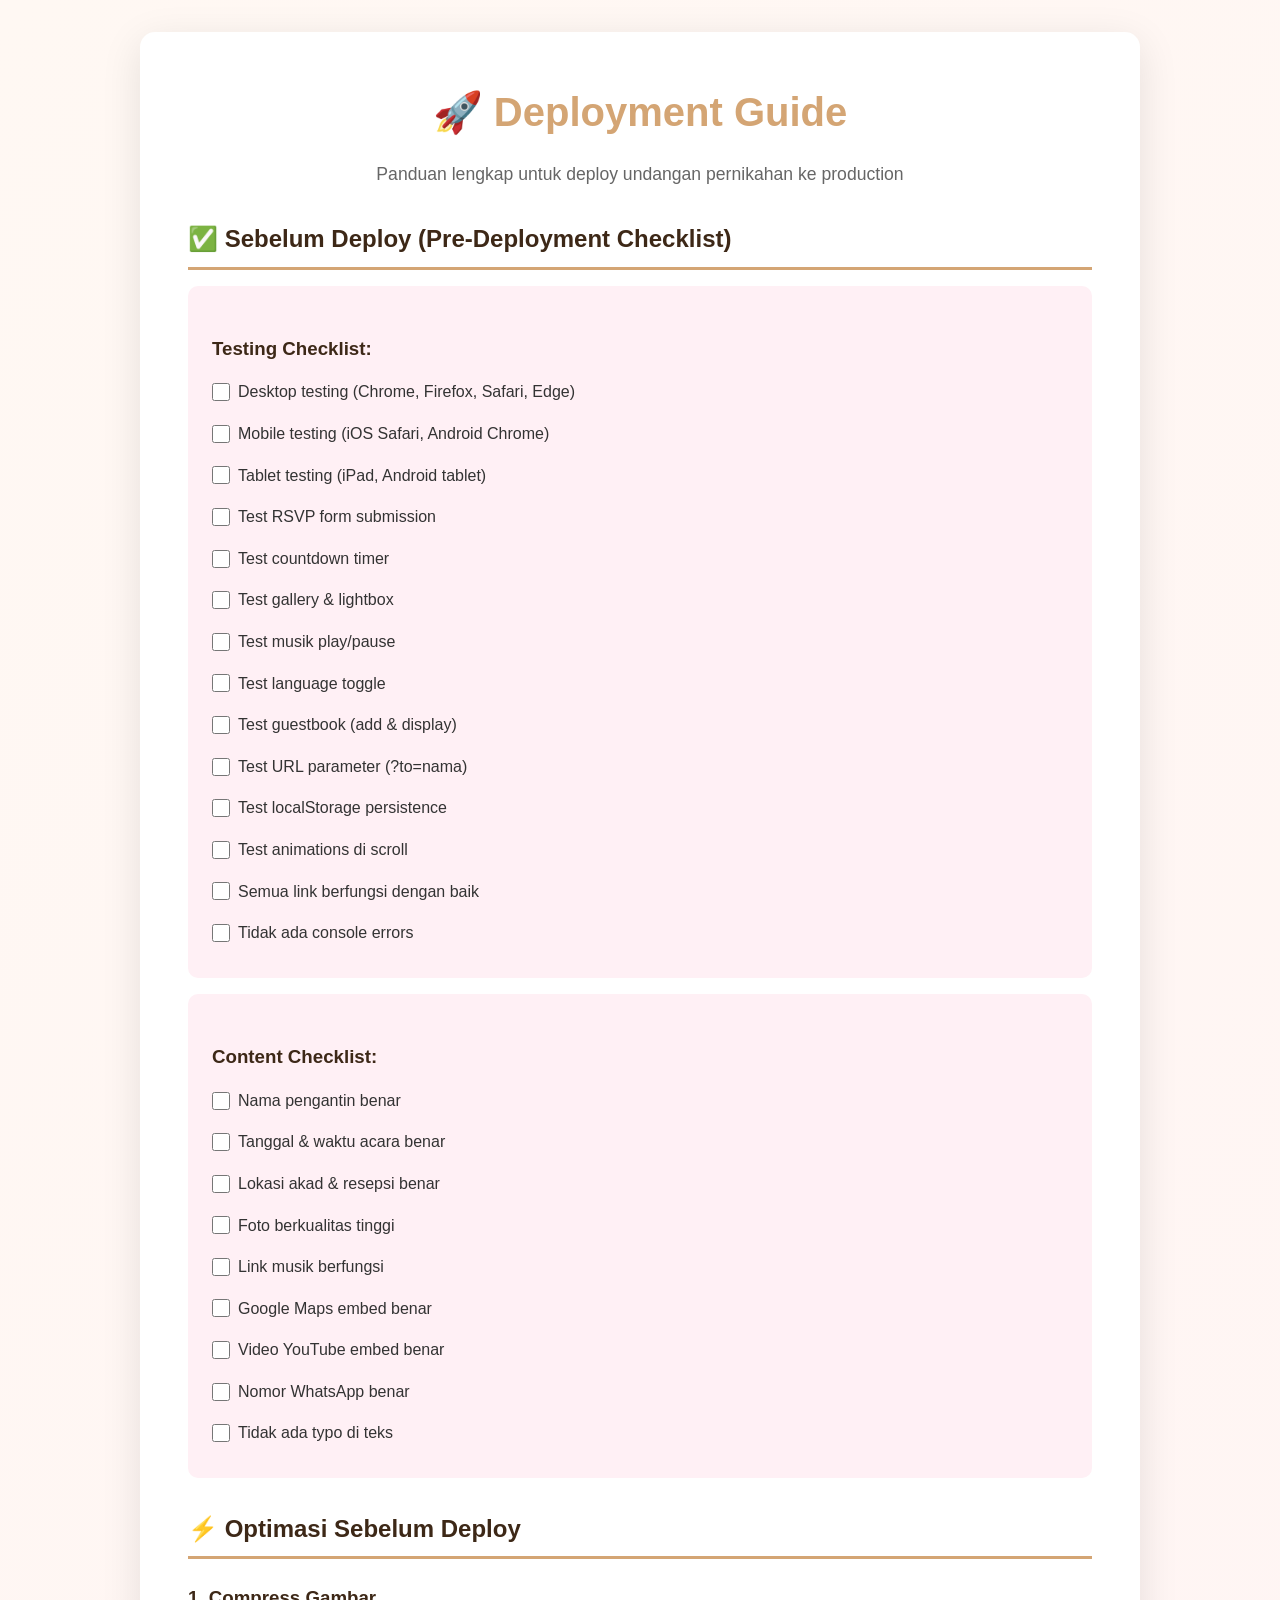
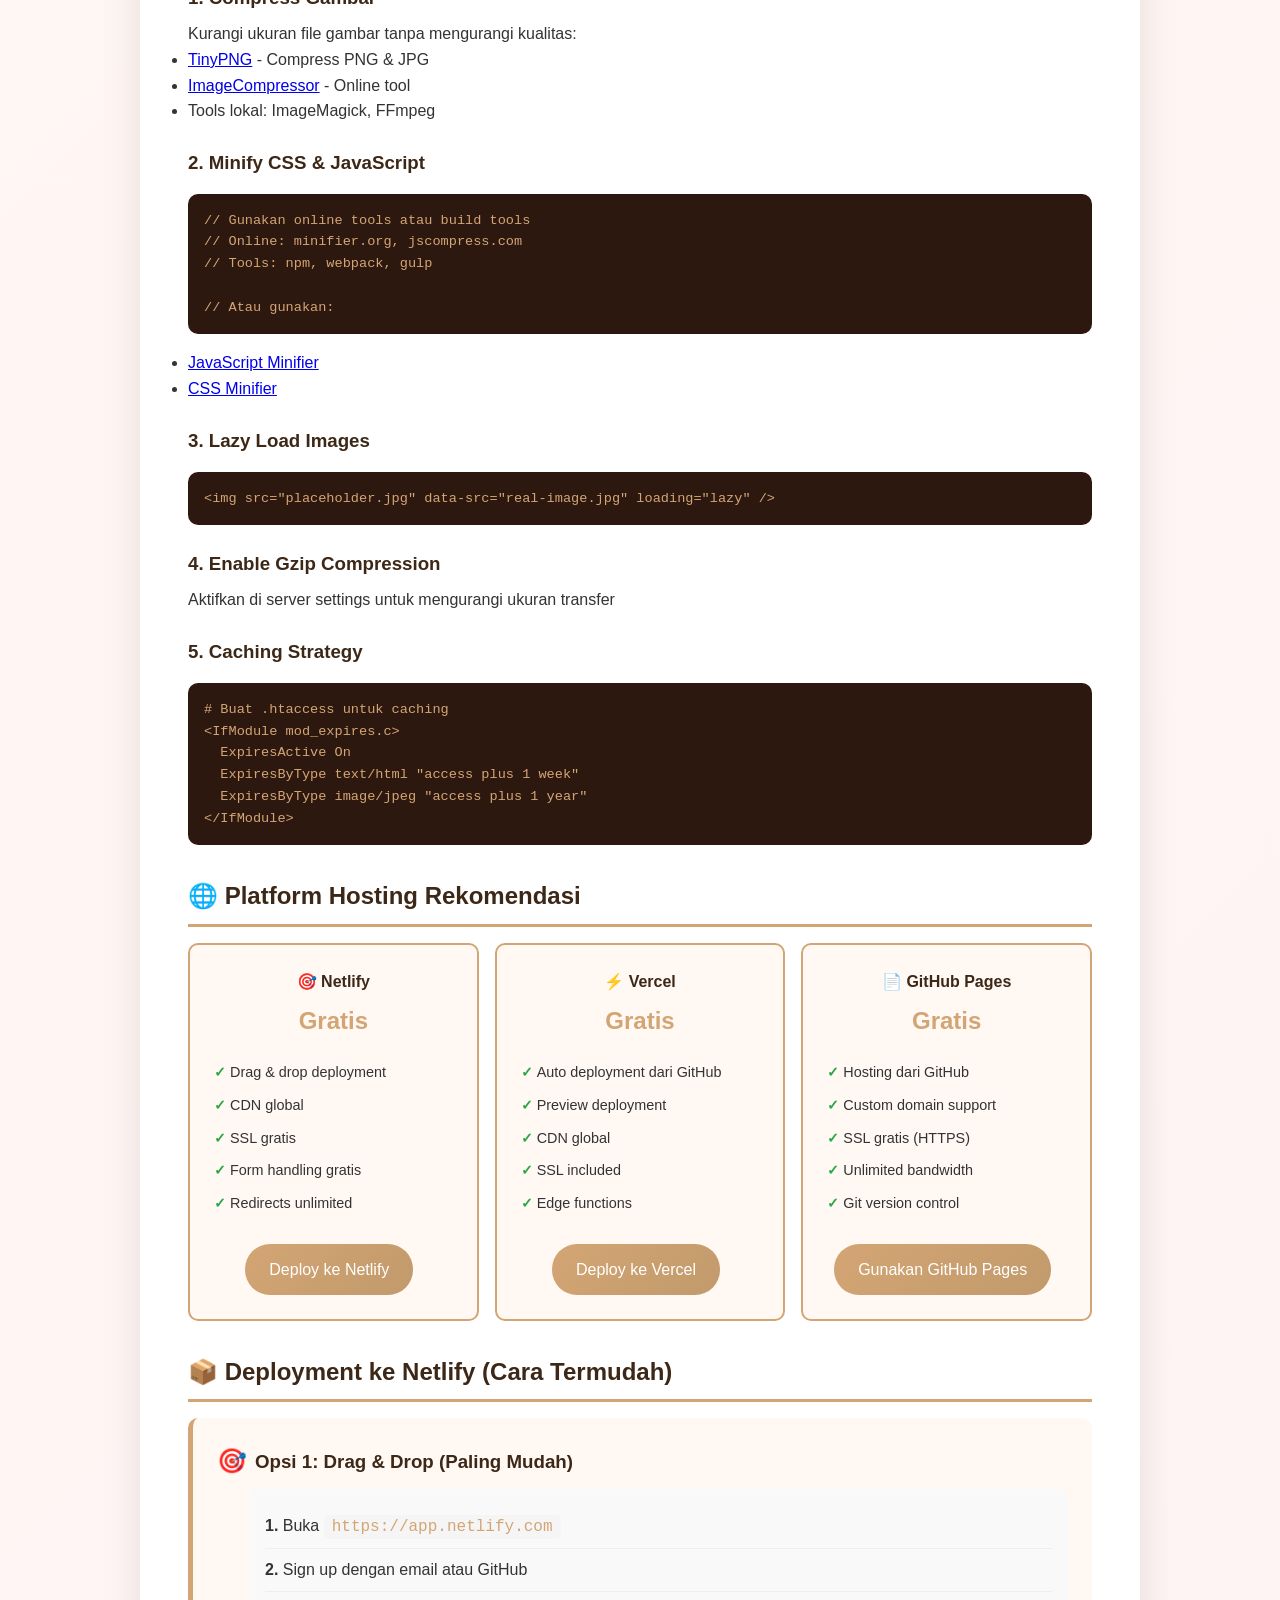
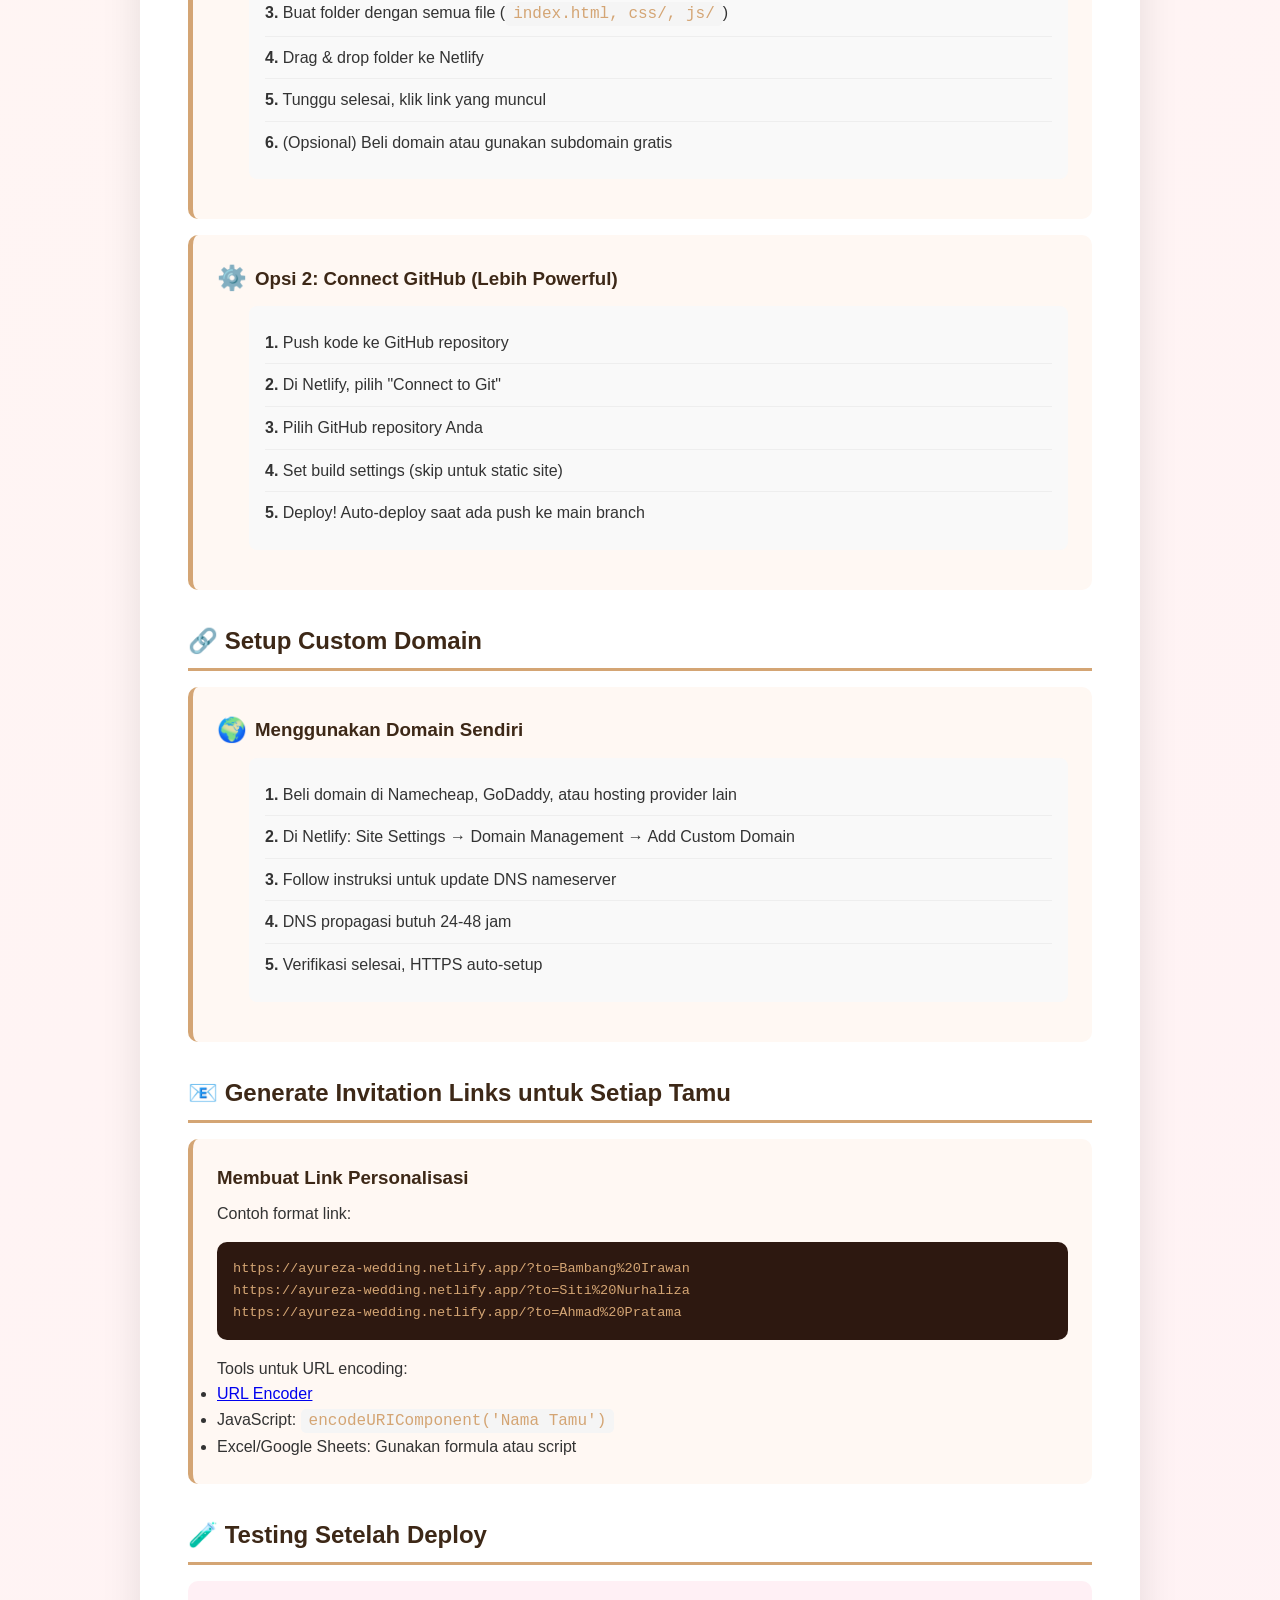
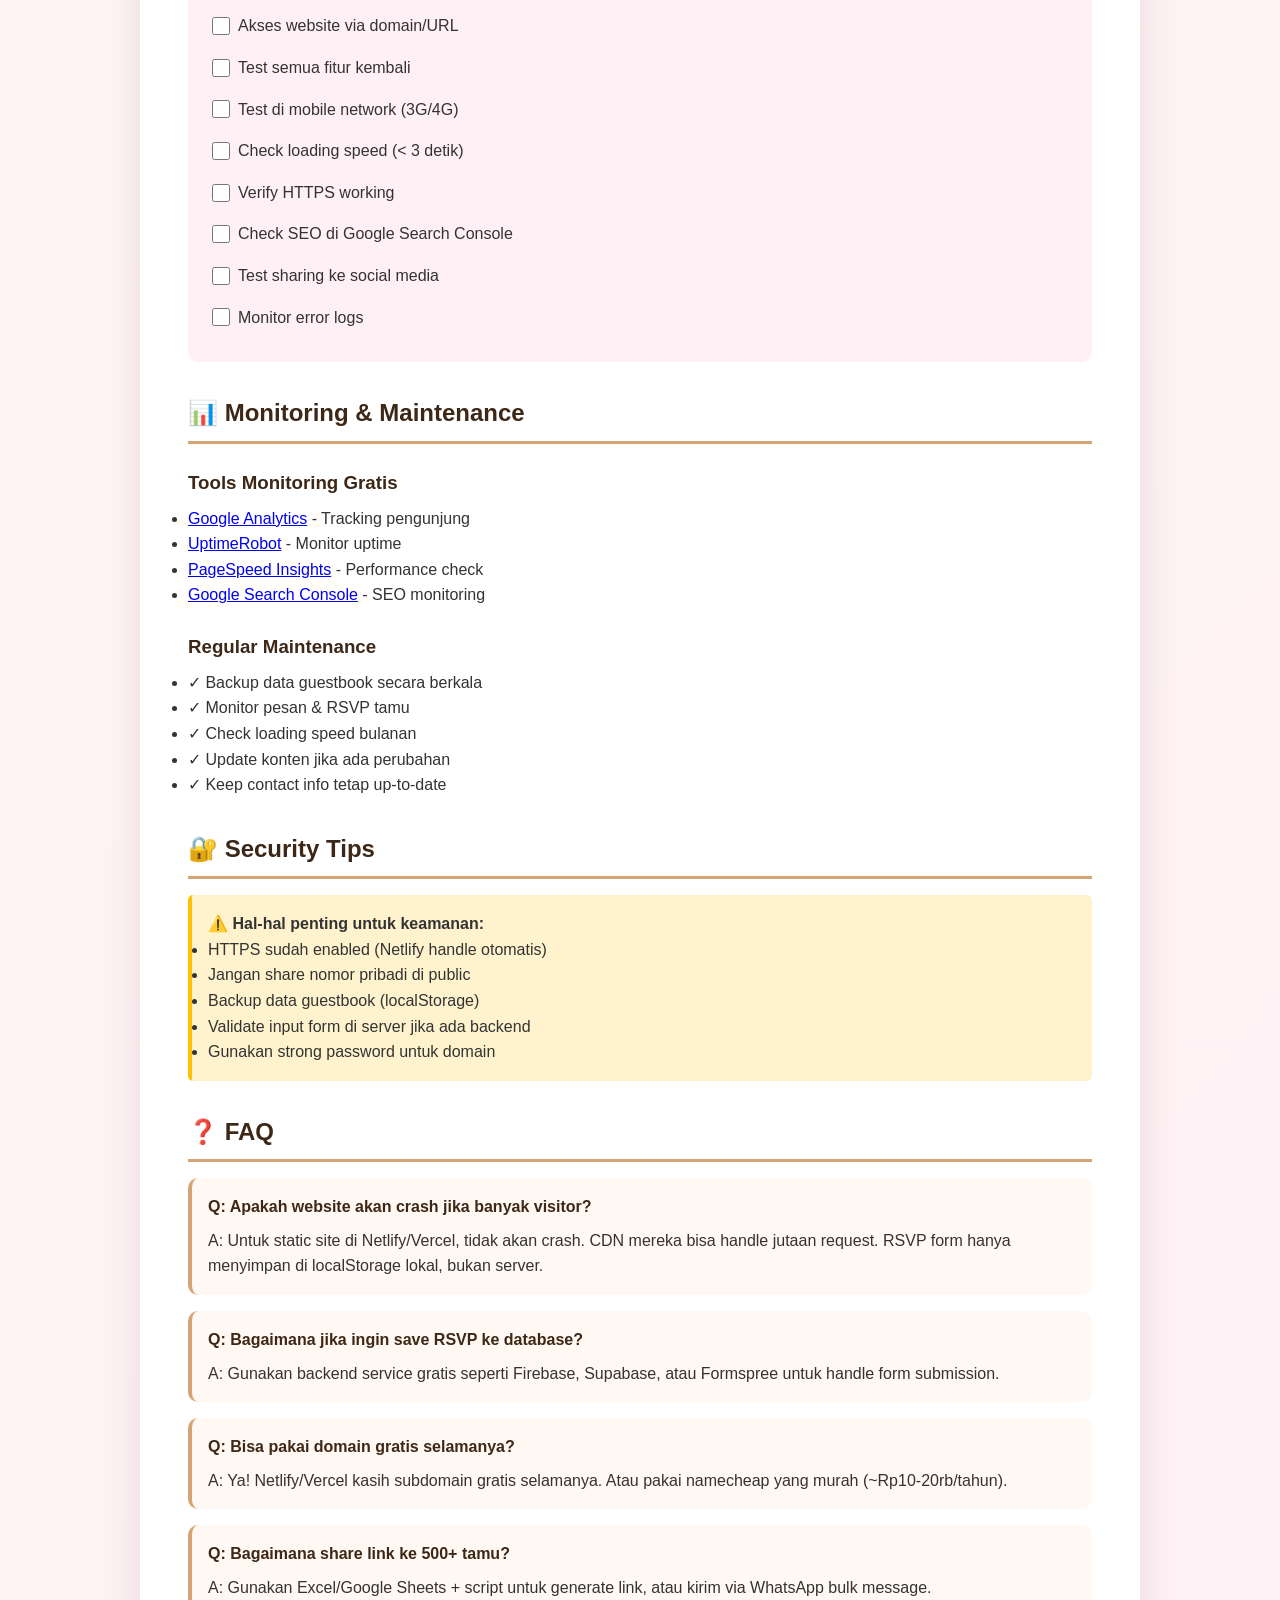
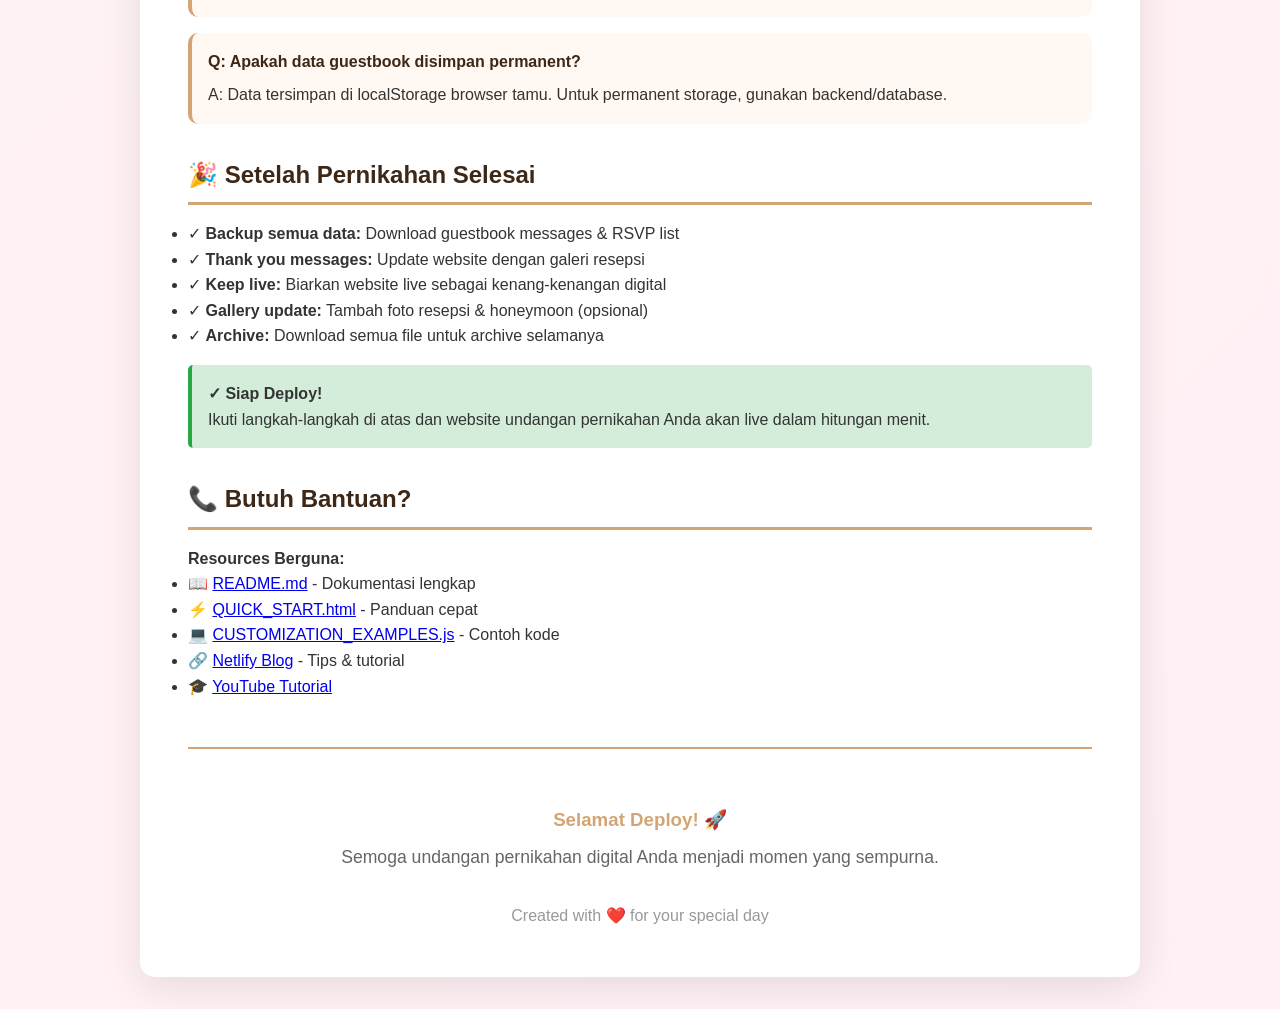
<file: DEPLOYMENT_GUIDE.html>
<!-- 
    🚀 DEPLOYMENT GUIDE - Undangan Pernikahan Digital
    Panduan Lengkap untuk Deploy ke Production
-->

<!DOCTYPE html>
<html lang="id">
<head>
    <meta charset="UTF-8">
    <meta name="viewport" content="width=device-width, initial-scale=1.0">
    <title>Deployment Guide - Undangan Pernikahan</title>
    <style>
        * {
            margin: 0;
            padding: 0;
            box-sizing: border-box;
        }
        
        body {
            font-family: 'Poppins', Arial, sans-serif;
            line-height: 1.6;
            color: #333;
            background: linear-gradient(135deg, #FFF8F3 0%, #FFF0F5 100%);
            padding: 2rem;
        }
        
        .container {
            max-width: 1000px;
            margin: 0 auto;
            background: white;
            border-radius: 15px;
            padding: 3rem;
            box-shadow: 0 10px 40px rgba(0,0,0,0.1);
        }
        
        h1 {
            color: #D4A574;
            text-align: center;
            margin-bottom: 1rem;
            font-size: 2.5rem;
        }
        
        .subtitle {
            text-align: center;
            color: #666;
            margin-bottom: 2rem;
            font-size: 1.1rem;
        }
        
        h2 {
            color: #3D2817;
            margin-top: 2rem;
            margin-bottom: 1rem;
            border-bottom: 3px solid #D4A574;
            padding-bottom: 0.5rem;
        }
        
        h3 {
            color: #3D2817;
            margin-top: 1.5rem;
            margin-bottom: 0.5rem;
        }
        
        .platform {
            background: #FFF8F3;
            padding: 1.5rem;
            margin: 1rem 0;
            border-radius: 10px;
            border-left: 5px solid #D4A574;
        }
        
        .platform h3 {
            margin-top: 0;
            display: flex;
            align-items: center;
            gap: 0.5rem;
        }
        
        .platform .icon {
            font-size: 1.5rem;
        }
        
        .steps {
            background: #f9f9f9;
            padding: 1rem;
            border-radius: 8px;
            margin: 0.5rem 0 1rem 2rem;
        }
        
        .step-item {
            padding: 0.5rem 0;
            border-bottom: 1px solid #eee;
        }
        
        .step-item:last-child {
            border-bottom: none;
        }
        
        code {
            background: #f5f5f5;
            padding: 0.2rem 0.5rem;
            border-radius: 5px;
            font-family: 'Courier New', monospace;
            color: #D4A574;
        }
        
        pre {
            background: #2D1810;
            color: #D4A574;
            padding: 1rem;
            border-radius: 10px;
            overflow-x: auto;
            margin: 1rem 0;
            font-size: 0.85rem;
        }
        
        .checklist {
            background: #FFF0F5;
            padding: 1.5rem;
            border-radius: 10px;
            margin: 1rem 0;
        }
        
        .checklist-item {
            padding: 0.5rem 0;
            display: flex;
            align-items: center;
            gap: 0.5rem;
        }
        
        .checklist-item input[type="checkbox"] {
            width: 18px;
            height: 18px;
            cursor: pointer;
        }
        
        .warning {
            background: #fff3cd;
            padding: 1rem;
            border-left: 4px solid #ffc107;
            border-radius: 5px;
            margin: 1rem 0;
        }
        
        .success {
            background: #d4edda;
            padding: 1rem;
            border-left: 4px solid #28a745;
            border-radius: 5px;
            margin: 1rem 0;
        }
        
        .comparison {
            display: grid;
            grid-template-columns: repeat(auto-fit, minmax(250px, 1fr));
            gap: 1rem;
            margin: 1rem 0;
        }
        
        .comparison-card {
            background: #FFF8F3;
            padding: 1.5rem;
            border-radius: 10px;
            text-align: center;
            border: 2px solid #D4A574;
        }
        
        .comparison-card h4 {
            color: #3D2817;
            margin-bottom: 0.5rem;
        }
        
        .comparison-card .price {
            font-size: 1.5rem;
            color: #D4A574;
            font-weight: bold;
            margin: 0.5rem 0;
        }
        
        .comparison-card ul {
            list-style: none;
            margin: 1rem 0;
            text-align: left;
        }
        
        .comparison-card li {
            padding: 0.3rem 0;
            font-size: 0.9rem;
        }
        
        .comparison-card li::before {
            content: "✓ ";
            color: #28a745;
            font-weight: bold;
        }
        
        table {
            width: 100%;
            border-collapse: collapse;
            margin: 1rem 0;
        }
        
        table th, table td {
            padding: 0.8rem;
            text-align: left;
            border-bottom: 1px solid #ddd;
        }
        
        table th {
            background: #D4A574;
            color: white;
            font-weight: 600;
        }
        
        table tr:hover {
            background: #FFF8F3;
        }
        
        .feature-list {
            columns: 2;
            gap: 2rem;
            margin: 1rem 0;
        }
        
        .feature-list li {
            margin-bottom: 0.5rem;
            break-inside: avoid;
        }
        
        .button {
            display: inline-block;
            background: linear-gradient(135deg, #D4A574, #C19A6B);
            color: white;
            padding: 0.8rem 1.5rem;
            border-radius: 25px;
            text-decoration: none;
            transition: transform 0.3s;
            margin-right: 0.5rem;
            margin-top: 0.5rem;
        }
        
        .button:hover {
            transform: translateY(-2px);
            box-shadow: 0 5px 15px rgba(212, 165, 116, 0.3);
        }
        
        .button.secondary {
            background: #f0f0f0;
            color: #333;
            border: 2px solid #D4A574;
        }
        
        .faq-item {
            background: #FFF8F3;
            padding: 1rem;
            margin: 1rem 0;
            border-radius: 10px;
            border-left: 4px solid #D4A574;
        }
        
        .faq-item strong {
            color: #3D2817;
            display: block;
            margin-bottom: 0.5rem;
        }
        
        .timeline {
            position: relative;
            padding: 2rem 0;
        }
        
        .timeline::before {
            content: '';
            position: absolute;
            left: 30px;
            top: 0;
            bottom: 0;
            width: 2px;
            background: #D4A574;
        }
        
        .timeline-item {
            margin-bottom: 1.5rem;
            margin-left: 80px;
            position: relative;
        }
        
        .timeline-item::before {
            content: '';
            position: absolute;
            left: -60px;
            top: 5px;
            width: 20px;
            height: 20px;
            border-radius: 50%;
            background: white;
            border: 3px solid #D4A574;
        }
        
        .timeline-item h4 {
            color: #3D2817;
            margin-bottom: 0.25rem;
        }
        
        .timeline-item p {
            margin: 0;
            color: #666;
            font-size: 0.95rem;
        }
    </style>
</head>
<body>
    <div class="container">
        <h1>🚀 Deployment Guide</h1>
        <p class="subtitle">Panduan lengkap untuk deploy undangan pernikahan ke production</p>
        
        <!-- Pre-Deployment -->
        <h2>✅ Sebelum Deploy (Pre-Deployment Checklist)</h2>
        
        <div class="checklist">
            <h3>Testing Checklist:</h3>
            <div class="checklist-item">
                <input type="checkbox"> Desktop testing (Chrome, Firefox, Safari, Edge)
            </div>
            <div class="checklist-item">
                <input type="checkbox"> Mobile testing (iOS Safari, Android Chrome)
            </div>
            <div class="checklist-item">
                <input type="checkbox"> Tablet testing (iPad, Android tablet)
            </div>
            <div class="checklist-item">
                <input type="checkbox"> Test RSVP form submission
            </div>
            <div class="checklist-item">
                <input type="checkbox"> Test countdown timer
            </div>
            <div class="checklist-item">
                <input type="checkbox"> Test gallery & lightbox
            </div>
            <div class="checklist-item">
                <input type="checkbox"> Test musik play/pause
            </div>
            <div class="checklist-item">
                <input type="checkbox"> Test language toggle
            </div>
            <div class="checklist-item">
                <input type="checkbox"> Test guestbook (add & display)
            </div>
            <div class="checklist-item">
                <input type="checkbox"> Test URL parameter (?to=nama)
            </div>
            <div class="checklist-item">
                <input type="checkbox"> Test localStorage persistence
            </div>
            <div class="checklist-item">
                <input type="checkbox"> Test animations di scroll
            </div>
            <div class="checklist-item">
                <input type="checkbox"> Semua link berfungsi dengan baik
            </div>
            <div class="checklist-item">
                <input type="checkbox"> Tidak ada console errors
            </div>
        </div>

        <div class="checklist">
            <h3>Content Checklist:</h3>
            <div class="checklist-item">
                <input type="checkbox"> Nama pengantin benar
            </div>
            <div class="checklist-item">
                <input type="checkbox"> Tanggal & waktu acara benar
            </div>
            <div class="checklist-item">
                <input type="checkbox"> Lokasi akad & resepsi benar
            </div>
            <div class="checklist-item">
                <input type="checkbox"> Foto berkualitas tinggi
            </div>
            <div class="checklist-item">
                <input type="checkbox"> Link musik berfungsi
            </div>
            <div class="checklist-item">
                <input type="checkbox"> Google Maps embed benar
            </div>
            <div class="checklist-item">
                <input type="checkbox"> Video YouTube embed benar
            </div>
            <div class="checklist-item">
                <input type="checkbox"> Nomor WhatsApp benar
            </div>
            <div class="checklist-item">
                <input type="checkbox"> Tidak ada typo di teks
            </div>
        </div>

        <!-- Optimization -->
        <h2>⚡ Optimasi Sebelum Deploy</h2>
        
        <h3>1. Compress Gambar</h3>
        <p>Kurangi ukuran file gambar tanpa mengurangi kualitas:</p>
        <ul>
            <li><a href="https://tinypng.com" target="_blank">TinyPNG</a> - Compress PNG & JPG</li>
            <li><a href="https://imagecompressor.com" target="_blank">ImageCompressor</a> - Online tool</li>
            <li>Tools lokal: ImageMagick, FFmpeg</li>
        </ul>
        
        <h3>2. Minify CSS & JavaScript</h3>
        <pre>// Gunakan online tools atau build tools
// Online: minifier.org, jscompress.com
// Tools: npm, webpack, gulp

// Atau gunakan:</pre>
        <ul>
            <li><a href="https://javascript-minifier.com/" target="_blank">JavaScript Minifier</a></li>
            <li><a href="https://cssminifier.com/" target="_blank">CSS Minifier</a></li>
        </ul>
        
        <h3>3. Lazy Load Images</h3>
        <pre>&lt;img src="placeholder.jpg" data-src="real-image.jpg" loading="lazy" /&gt;</pre>
        
        <h3>4. Enable Gzip Compression</h3>
        <p>Aktifkan di server settings untuk mengurangi ukuran transfer</p>
        
        <h3>5. Caching Strategy</h3>
        <pre># Buat .htaccess untuk caching
&lt;IfModule mod_expires.c&gt;
  ExpiresActive On
  ExpiresByType text/html "access plus 1 week"
  ExpiresByType image/jpeg "access plus 1 year"
&lt;/IfModule&gt;</pre>

        <!-- Hosting Platforms -->
        <h2>🌐 Platform Hosting Rekomendasi</h2>
        
        <div class="comparison">
            <div class="comparison-card">
                <h4>🎯 Netlify</h4>
                <div class="price">Gratis</div>
                <ul>
                    <li>Drag & drop deployment</li>
                    <li>CDN global</li>
                    <li>SSL gratis</li>
                    <li>Form handling gratis</li>
                    <li>Redirects unlimited</li>
                </ul>
                <a href="https://netlify.com" class="button" target="_blank">Deploy ke Netlify</a>
            </div>
            
            <div class="comparison-card">
                <h4>⚡ Vercel</h4>
                <div class="price">Gratis</div>
                <ul>
                    <li>Auto deployment dari GitHub</li>
                    <li>Preview deployment</li>
                    <li>CDN global</li>
                    <li>SSL included</li>
                    <li>Edge functions</li>
                </ul>
                <a href="https://vercel.com" class="button" target="_blank">Deploy ke Vercel</a>
            </div>
            
            <div class="comparison-card">
                <h4>📄 GitHub Pages</h4>
                <div class="price">Gratis</div>
                <ul>
                    <li>Hosting dari GitHub</li>
                    <li>Custom domain support</li>
                    <li>SSL gratis (HTTPS)</li>
                    <li>Unlimited bandwidth</li>
                    <li>Git version control</li>
                </ul>
                <a href="https://pages.github.com" class="button" target="_blank">Gunakan GitHub Pages</a>
            </div>
        </div>

        <!-- Netlify Deployment -->
        <h2>📦 Deployment ke Netlify (Cara Termudah)</h2>
        
        <div class="platform">
            <h3><span class="icon">🎯</span> Opsi 1: Drag & Drop (Paling Mudah)</h3>
            <div class="steps">
                <div class="step-item">
                    <strong>1.</strong> Buka <code>https://app.netlify.com</code>
                </div>
                <div class="step-item">
                    <strong>2.</strong> Sign up dengan email atau GitHub
                </div>
                <div class="step-item">
                    <strong>3.</strong> Buat folder dengan semua file (<code>index.html, css/, js/</code>)
                </div>
                <div class="step-item">
                    <strong>4.</strong> Drag & drop folder ke Netlify
                </div>
                <div class="step-item">
                    <strong>5.</strong> Tunggu selesai, klik link yang muncul
                </div>
                <div class="step-item">
                    <strong>6.</strong> (Opsional) Beli domain atau gunakan subdomain gratis
                </div>
            </div>
        </div>
        
        <div class="platform">
            <h3><span class="icon">⚙️</span> Opsi 2: Connect GitHub (Lebih Powerful)</h3>
            <div class="steps">
                <div class="step-item">
                    <strong>1.</strong> Push kode ke GitHub repository
                </div>
                <div class="step-item">
                    <strong>2.</strong> Di Netlify, pilih "Connect to Git"
                </div>
                <div class="step-item">
                    <strong>3.</strong> Pilih GitHub repository Anda
                </div>
                <div class="step-item">
                    <strong>4.</strong> Set build settings (skip untuk static site)
                </div>
                <div class="step-item">
                    <strong>5.</strong> Deploy! Auto-deploy saat ada push ke main branch
                </div>
            </div>
        </div>

        <!-- Custom Domain -->
        <h2>🔗 Setup Custom Domain</h2>
        
        <div class="platform">
            <h3><span class="icon">🌍</span> Menggunakan Domain Sendiri</h3>
            <div class="steps">
                <div class="step-item">
                    <strong>1.</strong> Beli domain di Namecheap, GoDaddy, atau hosting provider lain
                </div>
                <div class="step-item">
                    <strong>2.</strong> Di Netlify: Site Settings → Domain Management → Add Custom Domain
                </div>
                <div class="step-item">
                    <strong>3.</strong> Follow instruksi untuk update DNS nameserver
                </div>
                <div class="step-item">
                    <strong>4.</strong> DNS propagasi butuh 24-48 jam
                </div>
                <div class="step-item">
                    <strong>5.</strong> Verifikasi selesai, HTTPS auto-setup
                </div>
            </div>
        </div>

        <!-- URL Invitation -->
        <h2>📧 Generate Invitation Links untuk Setiap Tamu</h2>
        
        <div class="platform">
            <h3>Membuat Link Personalisasi</h3>
            <p>Contoh format link:</p>
            <pre>https://ayureza-wedding.netlify.app/?to=Bambang%20Irawan
https://ayureza-wedding.netlify.app/?to=Siti%20Nurhaliza
https://ayureza-wedding.netlify.app/?to=Ahmad%20Pratama</pre>
            
            <p>Tools untuk URL encoding:</p>
            <ul>
                <li><a href="https://www.urlencoder.io/" target="_blank">URL Encoder</a></li>
                <li>JavaScript: <code>encodeURIComponent('Nama Tamu')</code></li>
                <li>Excel/Google Sheets: Gunakan formula atau script</li>
            </ul>
        </div>

        <!-- Testing After Deployment -->
        <h2>🧪 Testing Setelah Deploy</h2>
        
        <div class="checklist">
            <div class="checklist-item">
                <input type="checkbox"> Akses website via domain/URL
            </div>
            <div class="checklist-item">
                <input type="checkbox"> Test semua fitur kembali
            </div>
            <div class="checklist-item">
                <input type="checkbox"> Test di mobile network (3G/4G)
            </div>
            <div class="checklist-item">
                <input type="checkbox"> Check loading speed (< 3 detik)
            </div>
            <div class="checklist-item">
                <input type="checkbox"> Verify HTTPS working
            </div>
            <div class="checklist-item">
                <input type="checkbox"> Check SEO di Google Search Console
            </div>
            <div class="checklist-item">
                <input type="checkbox"> Test sharing ke social media
            </div>
            <div class="checklist-item">
                <input type="checkbox"> Monitor error logs
            </div>
        </div>

        <!-- Monitoring & Maintenance -->
        <h2>📊 Monitoring & Maintenance</h2>
        
        <h3>Tools Monitoring Gratis</h3>
        <ul>
            <li><a href="https://analytics.google.com" target="_blank">Google Analytics</a> - Tracking pengunjung</li>
            <li><a href="https://www.uptimerrobot.com/" target="_blank">UptimeRobot</a> - Monitor uptime</li>
            <li><a href="https://developers.google.com/speed/pagespeed/insights" target="_blank">PageSpeed Insights</a> - Performance check</li>
            <li><a href="https://search.google.com/search-console" target="_blank">Google Search Console</a> - SEO monitoring</li>
        </ul>
        
        <h3>Regular Maintenance</h3>
        <ul>
            <li>✓ Backup data guestbook secara berkala</li>
            <li>✓ Monitor pesan & RSVP tamu</li>
            <li>✓ Check loading speed bulanan</li>
            <li>✓ Update konten jika ada perubahan</li>
            <li>✓ Keep contact info tetap up-to-date</li>
        </ul>

        <!-- Security -->
        <h2>🔐 Security Tips</h2>
        
        <div class="warning">
            <strong>⚠️ Hal-hal penting untuk keamanan:</strong>
            <ul>
                <li>HTTPS sudah enabled (Netlify handle otomatis)</li>
                <li>Jangan share nomor pribadi di public</li>
                <li>Backup data guestbook (localStorage)</li>
                <li>Validate input form di server jika ada backend</li>
                <li>Gunakan strong password untuk domain</li>
            </ul>
        </div>

        <!-- FAQ -->
        <h2>❓ FAQ</h2>
        
        <div class="faq-item">
            <strong>Q: Apakah website akan crash jika banyak visitor?</strong>
            <p>A: Untuk static site di Netlify/Vercel, tidak akan crash. CDN mereka bisa handle jutaan request. RSVP form hanya menyimpan di localStorage lokal, bukan server.</p>
        </div>
        
        <div class="faq-item">
            <strong>Q: Bagaimana jika ingin save RSVP ke database?</strong>
            <p>A: Gunakan backend service gratis seperti Firebase, Supabase, atau Formspree untuk handle form submission.</p>
        </div>
        
        <div class="faq-item">
            <strong>Q: Bisa pakai domain gratis selamanya?</strong>
            <p>A: Ya! Netlify/Vercel kasih subdomain gratis selamanya. Atau pakai namecheap yang murah (~Rp10-20rb/tahun).</p>
        </div>
        
        <div class="faq-item">
            <strong>Q: Bagaimana share link ke 500+ tamu?</strong>
            <p>A: Gunakan Excel/Google Sheets + script untuk generate link, atau kirim via WhatsApp bulk message.</p>
        </div>
        
        <div class="faq-item">
            <strong>Q: Apakah data guestbook disimpan permanent?</strong>
            <p>A: Data tersimpan di localStorage browser tamu. Untuk permanent storage, gunakan backend/database.</p>
        </div>

        <!-- After Wedding -->
        <h2>🎉 Setelah Pernikahan Selesai</h2>
        
        <ul>
            <li>✓ <strong>Backup semua data:</strong> Download guestbook messages & RSVP list</li>
            <li>✓ <strong>Thank you messages:</strong> Update website dengan galeri resepsi</li>
            <li>✓ <strong>Keep live:</strong> Biarkan website live sebagai kenang-kenangan digital</li>
            <li>✓ <strong>Gallery update:</strong> Tambah foto resepsi & honeymoon (opsional)</li>
            <li>✓ <strong>Archive:</strong> Download semua file untuk archive selamanya</li>
        </ul>

        <div class="success">
            <strong>✓ Siap Deploy!</strong>
            <p>Ikuti langkah-langkah di atas dan website undangan pernikahan Anda akan live dalam hitungan menit.</p>
        </div>

        <!-- Support -->
        <h2>📞 Butuh Bantuan?</h2>
        
        <p><strong>Resources Berguna:</strong></p>
        <ul>
            <li>📖 <a href="README.md" target="_blank">README.md</a> - Dokumentasi lengkap</li>
            <li>⚡ <a href="QUICK_START.html" target="_blank">QUICK_START.html</a> - Panduan cepat</li>
            <li>💻 <a href="js/CUSTOMIZATION_EXAMPLES.js" target="_blank">CUSTOMIZATION_EXAMPLES.js</a> - Contoh kode</li>
            <li>🔗 <a href="https://www.netlify.com/blog/" target="_blank">Netlify Blog</a> - Tips & tutorial</li>
            <li>🎓 <a href="https://www.youtube.com/results?search_query=netlify+tutorial" target="_blank">YouTube Tutorial</a></li>
        </ul>

        <div style="text-align: center; margin-top: 3rem; padding-top: 2rem; border-top: 2px solid #D4A574;">
            <h3 style="color: #D4A574;">Selamat Deploy! 🚀</h3>
            <p style="color: #666; font-size: 1.1rem;">Semoga undangan pernikahan digital Anda menjadi momen yang sempurna.</p>
            <p style="color: #999; margin-top: 2rem;">Created with ❤️ for your special day</p>
        </div>
    </div>
</body>
</html>
</file>
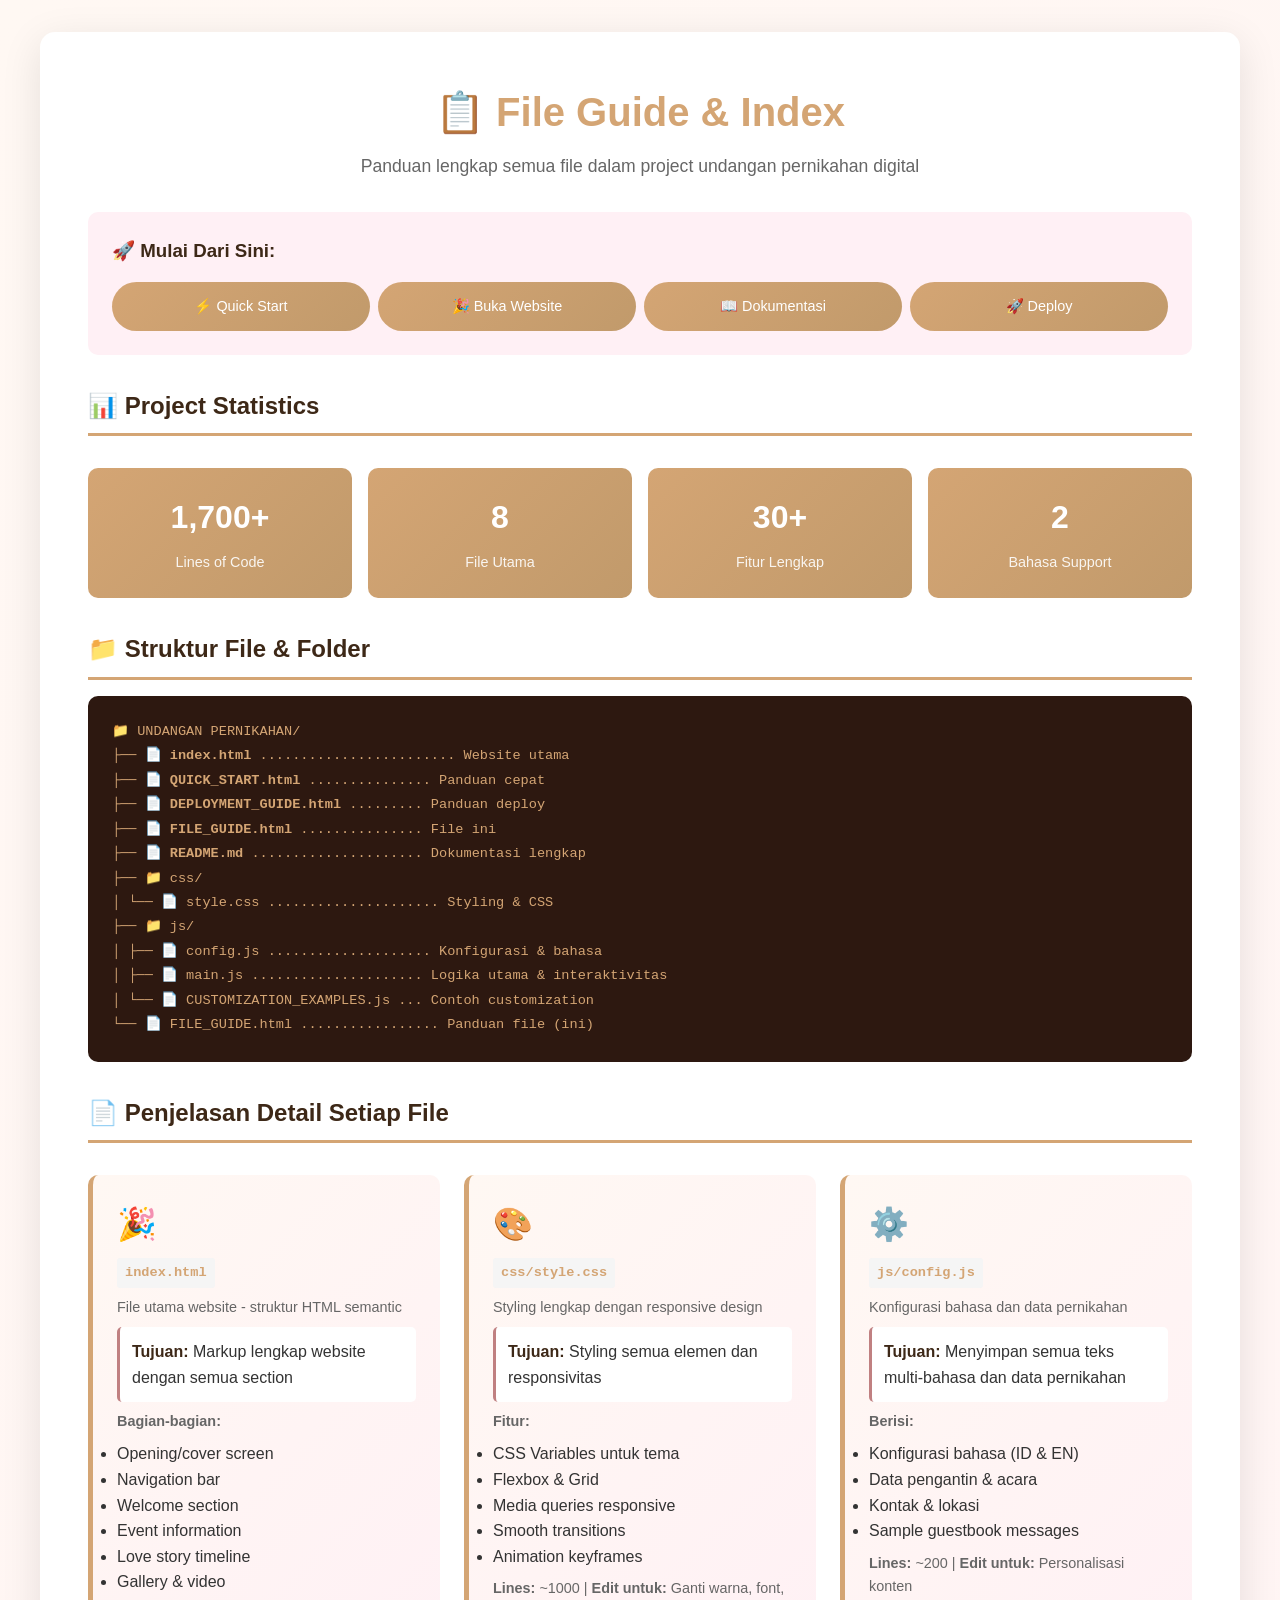
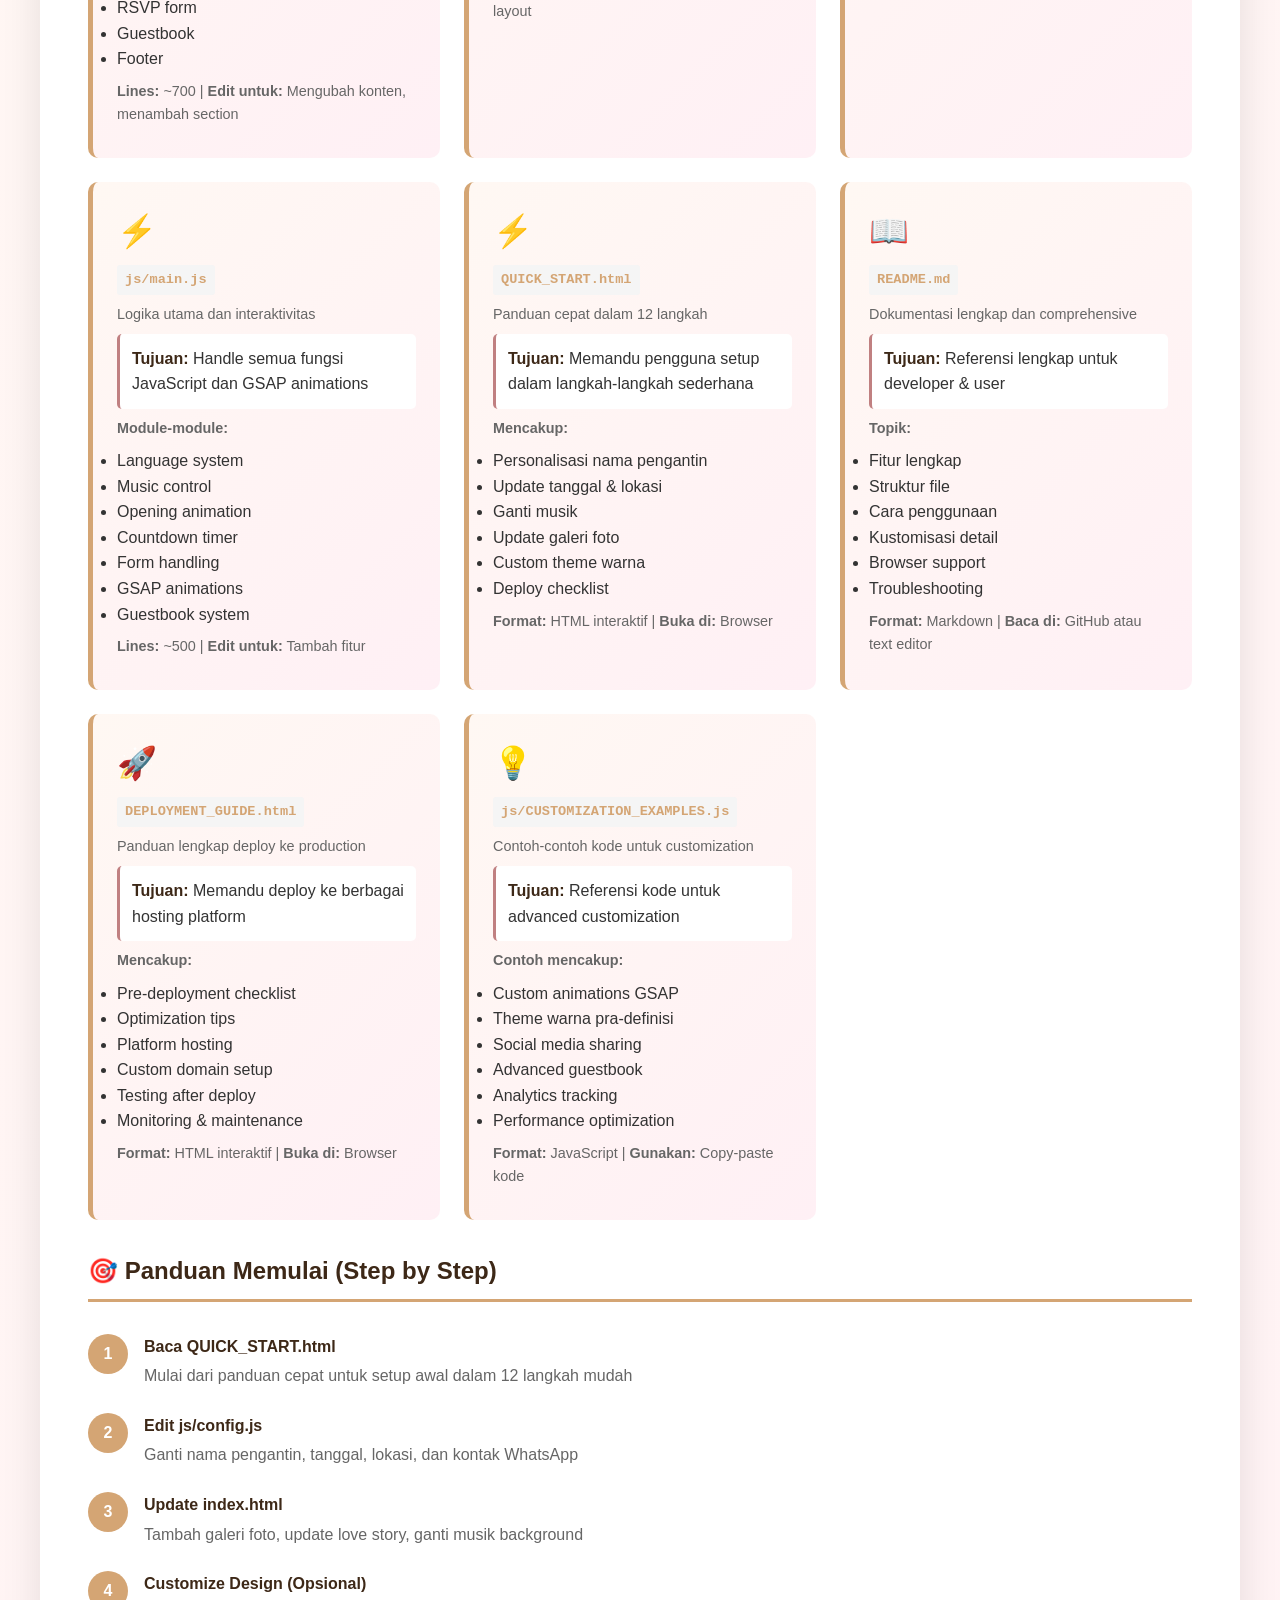
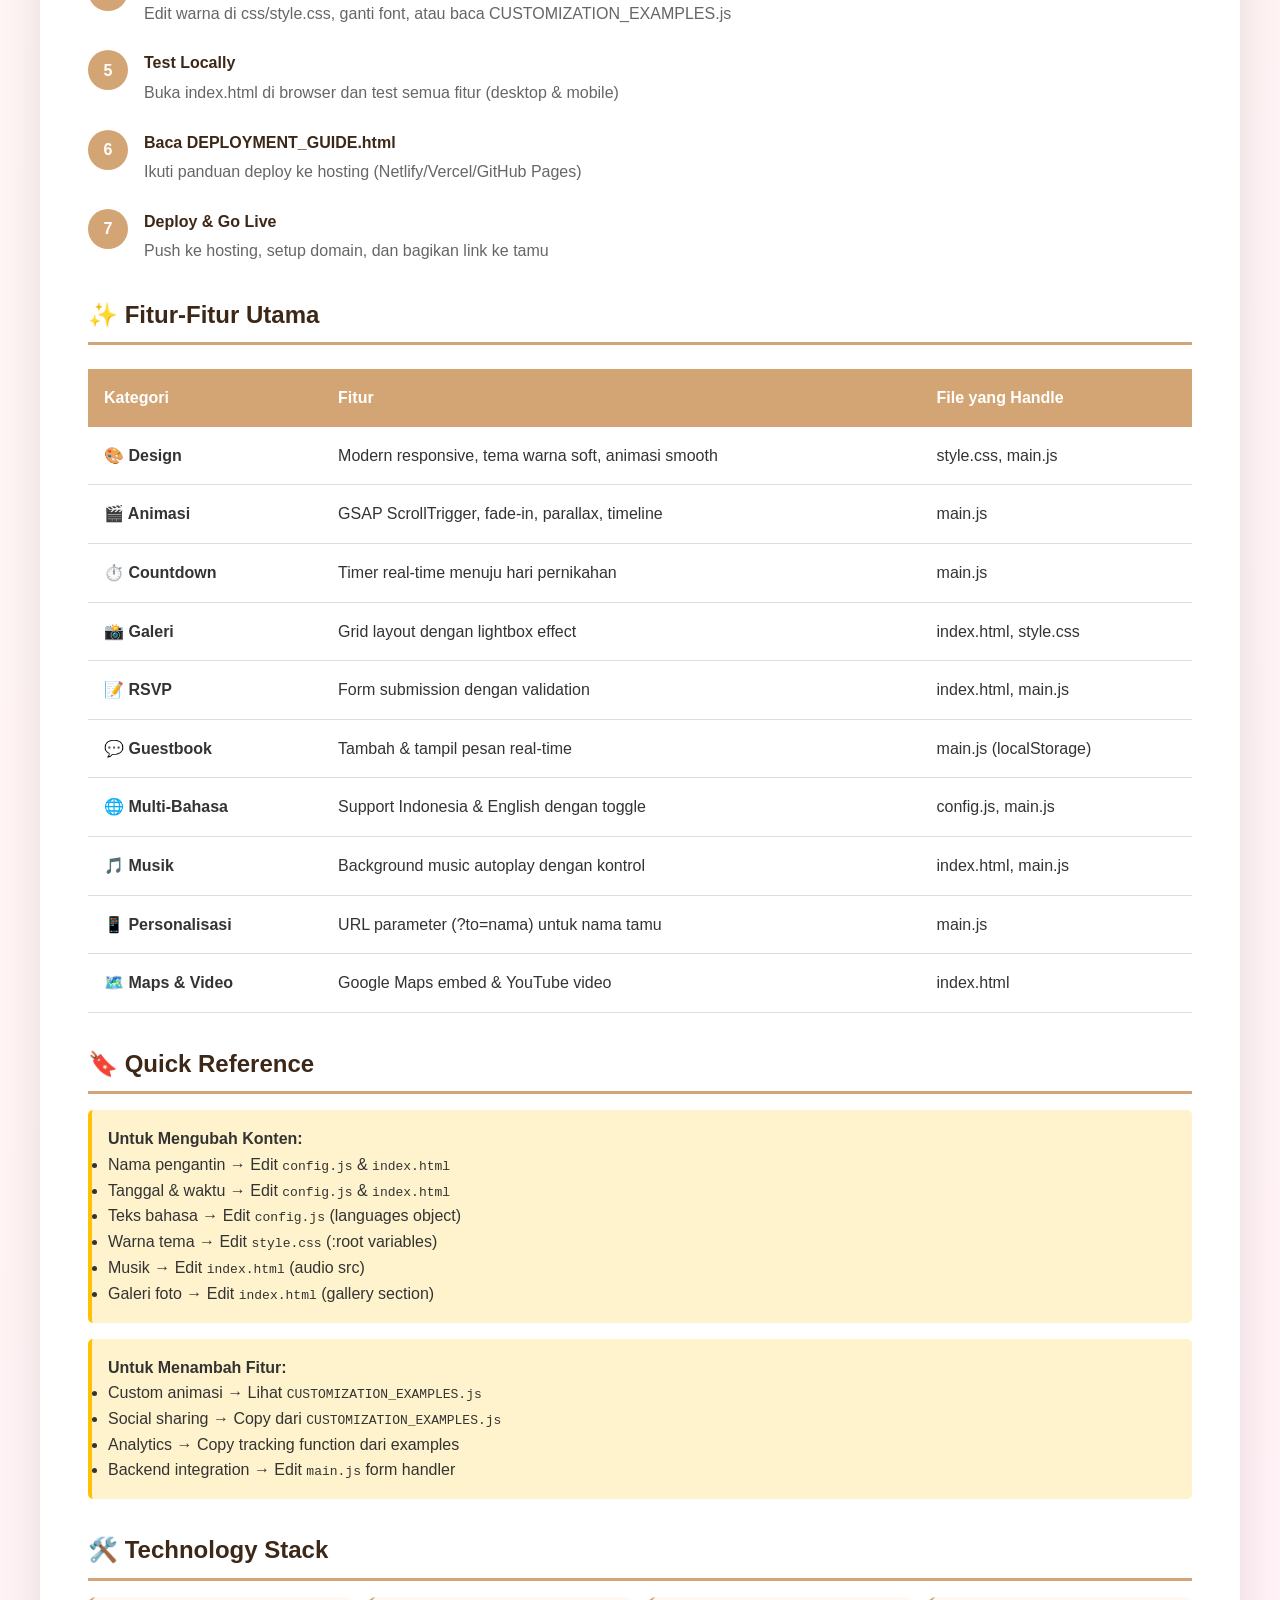
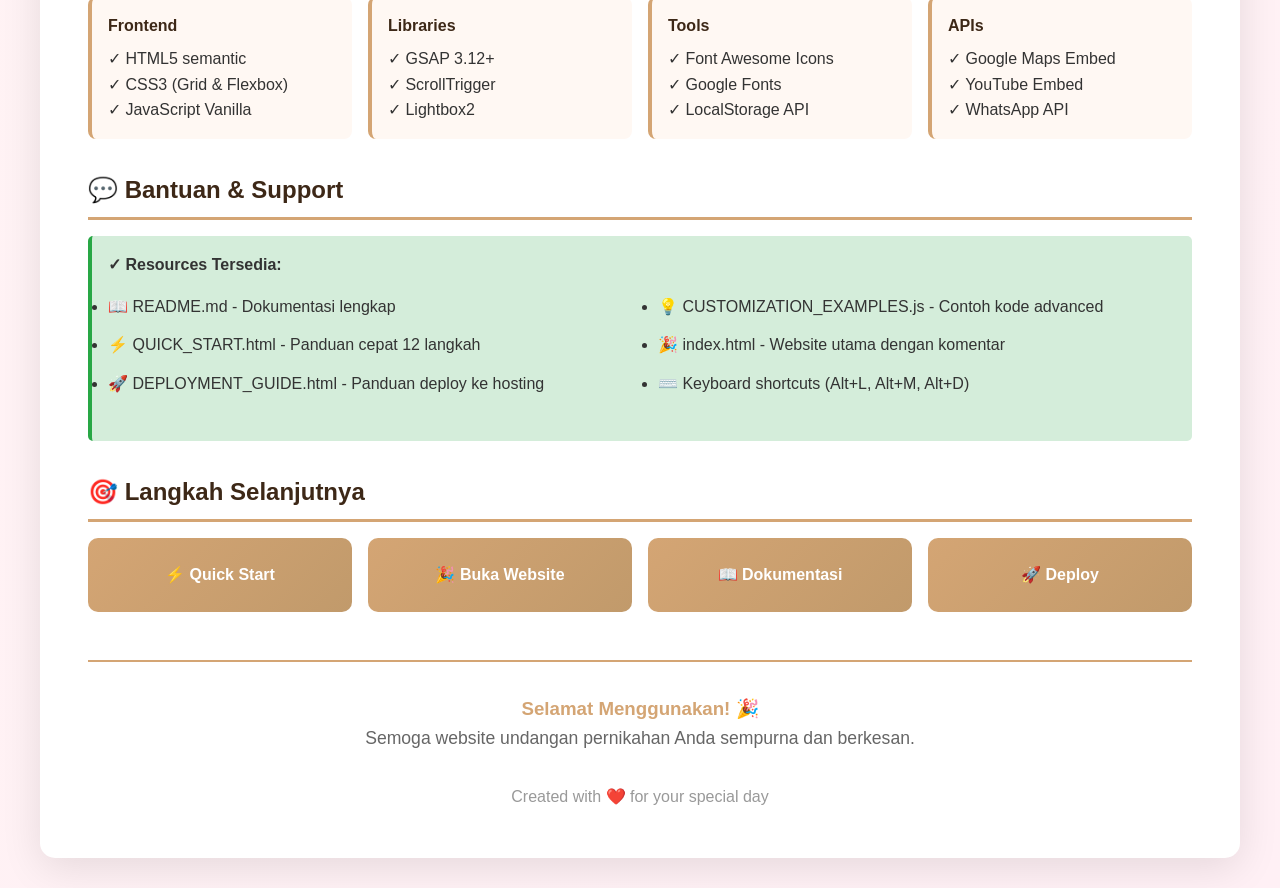
<file: FILE_GUIDE.html>
<!-- 
    📋 INDEX & FILE GUIDE - Undangan Pernikahan Digital
    Panduan Lengkap Semua File yang Tersedia
-->

<!DOCTYPE html>
<html lang="id">
<head>
    <meta charset="UTF-8">
    <meta name="viewport" content="width=device-width, initial-scale=1.0">
    <title>File Guide - Undangan Pernikahan Digital</title>
    <style>
        * {
            margin: 0;
            padding: 0;
            box-sizing: border-box;
        }
        
        body {
            font-family: 'Poppins', Arial, sans-serif;
            line-height: 1.6;
            color: #333;
            background: linear-gradient(135deg, #FFF8F3 0%, #FFF0F5 100%);
            padding: 2rem;
        }
        
        .container {
            max-width: 1200px;
            margin: 0 auto;
            background: white;
            border-radius: 15px;
            padding: 3rem;
            box-shadow: 0 10px 40px rgba(0,0,0,0.1);
        }
        
        h1 {
            color: #D4A574;
            text-align: center;
            margin-bottom: 0.5rem;
            font-size: 2.5rem;
        }
        
        .subtitle {
            text-align: center;
            color: #666;
            margin-bottom: 2rem;
            font-size: 1.1rem;
        }
        
        h2 {
            color: #3D2817;
            margin-top: 2rem;
            margin-bottom: 1rem;
            border-bottom: 3px solid #D4A574;
            padding-bottom: 0.5rem;
        }
        
        .file-grid {
            display: grid;
            grid-template-columns: repeat(auto-fit, minmax(300px, 1fr));
            gap: 1.5rem;
            margin: 2rem 0;
        }
        
        .file-card {
            background: linear-gradient(135deg, #FFF8F3 0%, #FFF0F5 100%);
            padding: 1.5rem;
            border-radius: 10px;
            border-left: 5px solid #D4A574;
            transition: transform 0.3s;
        }
        
        .file-card:hover {
            transform: translateY(-5px);
            box-shadow: 0 5px 15px rgba(212, 165, 116, 0.2);
        }
        
        .file-card .icon {
            font-size: 2rem;
            margin-bottom: 0.5rem;
        }
        
        .file-card h3 {
            color: #3D2817;
            margin: 0.5rem 0;
            display: flex;
            align-items: center;
            gap: 0.5rem;
        }
        
        .file-card code {
            background: #f5f5f5;
            padding: 0.25rem 0.5rem;
            border-radius: 3px;
            font-size: 0.85rem;
            color: #D4A574;
        }
        
        .file-card p {
            margin: 0.5rem 0;
            font-size: 0.9rem;
            color: #666;
        }
        
        .file-card .purpose {
            background: white;
            padding: 0.75rem;
            border-radius: 5px;
            margin-top: 0.5rem;
            border-left: 3px solid #C08081;
        }
        
        .purpose strong {
            color: #3D2817;
        }
        
        .quick-nav {
            background: #FFF0F5;
            padding: 1.5rem;
            border-radius: 10px;
            margin-bottom: 2rem;
        }
        
        .quick-nav h3 {
            color: #3D2817;
            margin-bottom: 1rem;
        }
        
        .nav-grid {
            display: grid;
            grid-template-columns: repeat(auto-fit, minmax(150px, 1fr));
            gap: 0.5rem;
        }
        
        .nav-button {
            display: inline-block;
            background: linear-gradient(135deg, #D4A574, #C19A6B);
            color: white;
            padding: 0.8rem 1.2rem;
            border-radius: 25px;
            text-decoration: none;
            text-align: center;
            transition: transform 0.3s;
            font-size: 0.9rem;
            font-weight: 500;
        }
        
        .nav-button:hover {
            transform: translateY(-2px);
            box-shadow: 0 5px 15px rgba(212, 165, 116, 0.3);
        }
        
        .structure {
            background: #2D1810;
            color: #D4A574;
            padding: 1.5rem;
            border-radius: 10px;
            font-family: monospace;
            font-size: 0.85rem;
            line-height: 1.8;
            overflow-x: auto;
            margin: 1rem 0;
        }
        
        .stats {
            display: grid;
            grid-template-columns: repeat(auto-fit, minmax(150px, 1fr));
            gap: 1rem;
            margin: 2rem 0;
        }
        
        .stat-box {
            background: linear-gradient(135deg, #D4A574, #C19A6B);
            color: white;
            padding: 1.5rem;
            border-radius: 10px;
            text-align: center;
        }
        
        .stat-number {
            font-size: 2rem;
            font-weight: bold;
            margin-bottom: 0.5rem;
        }
        
        .stat-label {
            font-size: 0.9rem;
            opacity: 0.9;
        }
        
        .timeline {
            margin: 2rem 0;
        }
        
        .timeline-item {
            display: flex;
            gap: 1rem;
            margin-bottom: 1.5rem;
        }
        
        .timeline-number {
            background: #D4A574;
            color: white;
            width: 40px;
            height: 40px;
            border-radius: 50%;
            display: flex;
            align-items: center;
            justify-content: center;
            font-weight: bold;
            flex-shrink: 0;
        }
        
        .timeline-content {
            flex: 1;
        }
        
        .timeline-content h4 {
            color: #3D2817;
            margin-bottom: 0.25rem;
        }
        
        .timeline-content p {
            color: #666;
            margin: 0;
        }
        
        table {
            width: 100%;
            border-collapse: collapse;
            margin: 1.5rem 0;
        }
        
        table th {
            background: #D4A574;
            color: white;
            padding: 1rem;
            text-align: left;
            font-weight: 600;
        }
        
        table td {
            padding: 1rem;
            border-bottom: 1px solid #ddd;
        }
        
        table tr:hover {
            background: #FFF8F3;
        }
        
        .note {
            background: #fff3cd;
            padding: 1rem;
            border-left: 4px solid #ffc107;
            border-radius: 5px;
            margin: 1rem 0;
        }
        
        .success {
            background: #d4edda;
            padding: 1rem;
            border-left: 4px solid #28a745;
            border-radius: 5px;
            margin: 1rem 0;
        }
        
        .feature-list {
            columns: 2;
            gap: 2rem;
            margin: 1rem 0;
        }
        
        .feature-list li {
            margin-bottom: 0.8rem;
            break-inside: avoid;
        }
    </style>
</head>
<body>
    <div class="container">
        <h1>📋 File Guide & Index</h1>
        <p class="subtitle">Panduan lengkap semua file dalam project undangan pernikahan digital</p>

        <!-- Quick Navigation -->
        <div class="quick-nav">
            <h3>🚀 Mulai Dari Sini:</h3>
            <div class="nav-grid">
                <a href="QUICK_START.html" class="nav-button">⚡ Quick Start</a>
                <a href="index.html" class="nav-button">🎉 Buka Website</a>
                <a href="README.md" class="nav-button">📖 Dokumentasi</a>
                <a href="DEPLOYMENT_GUIDE.html" class="nav-button">🚀 Deploy</a>
            </div>
        </div>

        <!-- Project Statistics -->
        <h2>📊 Project Statistics</h2>
        <div class="stats">
            <div class="stat-box">
                <div class="stat-number">1,700+</div>
                <div class="stat-label">Lines of Code</div>
            </div>
            <div class="stat-box">
                <div class="stat-number">8</div>
                <div class="stat-label">File Utama</div>
            </div>
            <div class="stat-box">
                <div class="stat-number">30+</div>
                <div class="stat-label">Fitur Lengkap</div>
            </div>
            <div class="stat-box">
                <div class="stat-number">2</div>
                <div class="stat-label">Bahasa Support</div>
            </div>
        </div>

        <!-- Folder Structure -->
        <h2>📁 Struktur File & Folder</h2>
        <div class="structure">
📁 UNDANGAN PERNIKAHAN/<br>
├── 📄 <strong>index.html</strong> ........................ Website utama<br>
├── 📄 <strong>QUICK_START.html</strong> ............... Panduan cepat<br>
├── 📄 <strong>DEPLOYMENT_GUIDE.html</strong> ......... Panduan deploy<br>
├── 📄 <strong>FILE_GUIDE.html</strong> ............... File ini<br>
├── 📄 <strong>README.md</strong> ..................... Dokumentasi lengkap<br>
├── 📁 css/<br>
│   └── 📄 style.css ..................... Styling & CSS<br>
├── 📁 js/<br>
│   ├── 📄 config.js .................... Konfigurasi & bahasa<br>
│   ├── 📄 main.js ..................... Logika utama & interaktivitas<br>
│   └── 📄 CUSTOMIZATION_EXAMPLES.js ... Contoh customization<br>
└── 📄 FILE_GUIDE.html ................. Panduan file (ini)
        </div>

        <!-- File Details -->
        <h2>📄 Penjelasan Detail Setiap File</h2>

        <div class="file-grid">
            <!-- index.html -->
            <div class="file-card">
                <div class="icon">🎉</div>
                <h3><code>index.html</code></h3>
                <p>File utama website - struktur HTML semantic</p>
                <div class="purpose">
                    <strong>Tujuan:</strong> Markup lengkap website dengan semua section
                </div>
                <p><strong>Bagian-bagian:</strong></p>
                <ul>
                    <li>Opening/cover screen</li>
                    <li>Navigation bar</li>
                    <li>Welcome section</li>
                    <li>Event information</li>
                    <li>Love story timeline</li>
                    <li>Gallery & video</li>
                    <li>RSVP form</li>
                    <li>Guestbook</li>
                    <li>Footer</li>
                </ul>
                <p><strong>Lines:</strong> ~700 | <strong>Edit untuk:</strong> Mengubah konten, menambah section</p>
            </div>

            <!-- style.css -->
            <div class="file-card">
                <div class="icon">🎨</div>
                <h3><code>css/style.css</code></h3>
                <p>Styling lengkap dengan responsive design</p>
                <div class="purpose">
                    <strong>Tujuan:</strong> Styling semua elemen dan responsivitas
                </div>
                <p><strong>Fitur:</strong></p>
                <ul>
                    <li>CSS Variables untuk tema</li>
                    <li>Flexbox & Grid</li>
                    <li>Media queries responsive</li>
                    <li>Smooth transitions</li>
                    <li>Animation keyframes</li>
                </ul>
                <p><strong>Lines:</strong> ~1000 | <strong>Edit untuk:</strong> Ganti warna, font, layout</p>
            </div>

            <!-- config.js -->
            <div class="file-card">
                <div class="icon">⚙️</div>
                <h3><code>js/config.js</code></h3>
                <p>Konfigurasi bahasa dan data pernikahan</p>
                <div class="purpose">
                    <strong>Tujuan:</strong> Menyimpan semua teks multi-bahasa dan data pernikahan
                </div>
                <p><strong>Berisi:</strong></p>
                <ul>
                    <li>Konfigurasi bahasa (ID & EN)</li>
                    <li>Data pengantin & acara</li>
                    <li>Kontak & lokasi</li>
                    <li>Sample guestbook messages</li>
                </ul>
                <p><strong>Lines:</strong> ~200 | <strong>Edit untuk:</strong> Personalisasi konten</p>
            </div>

            <!-- main.js -->
            <div class="file-card">
                <div class="icon">⚡</div>
                <h3><code>js/main.js</code></h3>
                <p>Logika utama dan interaktivitas</p>
                <div class="purpose">
                    <strong>Tujuan:</strong> Handle semua fungsi JavaScript dan GSAP animations
                </div>
                <p><strong>Module-module:</strong></p>
                <ul>
                    <li>Language system</li>
                    <li>Music control</li>
                    <li>Opening animation</li>
                    <li>Countdown timer</li>
                    <li>Form handling</li>
                    <li>GSAP animations</li>
                    <li>Guestbook system</li>
                </ul>
                <p><strong>Lines:</strong> ~500 | <strong>Edit untuk:</strong> Tambah fitur</p>
            </div>

            <!-- QUICK_START.html -->
            <div class="file-card">
                <div class="icon">⚡</div>
                <h3><code>QUICK_START.html</code></h3>
                <p>Panduan cepat dalam 12 langkah</p>
                <div class="purpose">
                    <strong>Tujuan:</strong> Memandu pengguna setup dalam langkah-langkah sederhana
                </div>
                <p><strong>Mencakup:</strong></p>
                <ul>
                    <li>Personalisasi nama pengantin</li>
                    <li>Update tanggal & lokasi</li>
                    <li>Ganti musik</li>
                    <li>Update galeri foto</li>
                    <li>Custom theme warna</li>
                    <li>Deploy checklist</li>
                </ul>
                <p><strong>Format:</strong> HTML interaktif | <strong>Buka di:</strong> Browser</p>
            </div>

            <!-- README.md -->
            <div class="file-card">
                <div class="icon">📖</div>
                <h3><code>README.md</code></h3>
                <p>Dokumentasi lengkap dan comprehensive</p>
                <div class="purpose">
                    <strong>Tujuan:</strong> Referensi lengkap untuk developer & user
                </div>
                <p><strong>Topik:</strong></p>
                <ul>
                    <li>Fitur lengkap</li>
                    <li>Struktur file</li>
                    <li>Cara penggunaan</li>
                    <li>Kustomisasi detail</li>
                    <li>Browser support</li>
                    <li>Troubleshooting</li>
                </ul>
                <p><strong>Format:</strong> Markdown | <strong>Baca di:</strong> GitHub atau text editor</p>
            </div>

            <!-- DEPLOYMENT_GUIDE.html -->
            <div class="file-card">
                <div class="icon">🚀</div>
                <h3><code>DEPLOYMENT_GUIDE.html</code></h3>
                <p>Panduan lengkap deploy ke production</p>
                <div class="purpose">
                    <strong>Tujuan:</strong> Memandu deploy ke berbagai hosting platform
                </div>
                <p><strong>Mencakup:</strong></p>
                <ul>
                    <li>Pre-deployment checklist</li>
                    <li>Optimization tips</li>
                    <li>Platform hosting</li>
                    <li>Custom domain setup</li>
                    <li>Testing after deploy</li>
                    <li>Monitoring & maintenance</li>
                </ul>
                <p><strong>Format:</strong> HTML interaktif | <strong>Buka di:</strong> Browser</p>
            </div>

            <!-- CUSTOMIZATION_EXAMPLES.js -->
            <div class="file-card">
                <div class="icon">💡</div>
                <h3><code>js/CUSTOMIZATION_EXAMPLES.js</code></h3>
                <p>Contoh-contoh kode untuk customization</p>
                <div class="purpose">
                    <strong>Tujuan:</strong> Referensi kode untuk advanced customization
                </div>
                <p><strong>Contoh mencakup:</strong></p>
                <ul>
                    <li>Custom animations GSAP</li>
                    <li>Theme warna pra-definisi</li>
                    <li>Social media sharing</li>
                    <li>Advanced guestbook</li>
                    <li>Analytics tracking</li>
                    <li>Performance optimization</li>
                </ul>
                <p><strong>Format:</strong> JavaScript | <strong>Gunakan:</strong> Copy-paste kode</p>
            </div>
        </div>

        <!-- Getting Started Timeline -->
        <h2>🎯 Panduan Memulai (Step by Step)</h2>

        <div class="timeline">
            <div class="timeline-item">
                <div class="timeline-number">1</div>
                <div class="timeline-content">
                    <h4>Baca QUICK_START.html</h4>
                    <p>Mulai dari panduan cepat untuk setup awal dalam 12 langkah mudah</p>
                </div>
            </div>

            <div class="timeline-item">
                <div class="timeline-number">2</div>
                <div class="timeline-content">
                    <h4>Edit js/config.js</h4>
                    <p>Ganti nama pengantin, tanggal, lokasi, dan kontak WhatsApp</p>
                </div>
            </div>

            <div class="timeline-item">
                <div class="timeline-number">3</div>
                <div class="timeline-content">
                    <h4>Update index.html</h4>
                    <p>Tambah galeri foto, update love story, ganti musik background</p>
                </div>
            </div>

            <div class="timeline-item">
                <div class="timeline-number">4</div>
                <div class="timeline-content">
                    <h4>Customize Design (Opsional)</h4>
                    <p>Edit warna di css/style.css, ganti font, atau baca CUSTOMIZATION_EXAMPLES.js</p>
                </div>
            </div>

            <div class="timeline-item">
                <div class="timeline-number">5</div>
                <div class="timeline-content">
                    <h4>Test Locally</h4>
                    <p>Buka index.html di browser dan test semua fitur (desktop & mobile)</p>
                </div>
            </div>

            <div class="timeline-item">
                <div class="timeline-number">6</div>
                <div class="timeline-content">
                    <h4>Baca DEPLOYMENT_GUIDE.html</h4>
                    <p>Ikuti panduan deploy ke hosting (Netlify/Vercel/GitHub Pages)</p>
                </div>
            </div>

            <div class="timeline-item">
                <div class="timeline-number">7</div>
                <div class="timeline-content">
                    <h4>Deploy & Go Live</h4>
                    <p>Push ke hosting, setup domain, dan bagikan link ke tamu</p>
                </div>
            </div>
        </div>

        <!-- Features Overview -->
        <h2>✨ Fitur-Fitur Utama</h2>

        <table>
            <tr>
                <th>Kategori</th>
                <th>Fitur</th>
                <th>File yang Handle</th>
            </tr>
            <tr>
                <td><strong>🎨 Design</strong></td>
                <td>Modern responsive, tema warna soft, animasi smooth</td>
                <td>style.css, main.js</td>
            </tr>
            <tr>
                <td><strong>🎬 Animasi</strong></td>
                <td>GSAP ScrollTrigger, fade-in, parallax, timeline</td>
                <td>main.js</td>
            </tr>
            <tr>
                <td><strong>⏱️ Countdown</strong></td>
                <td>Timer real-time menuju hari pernikahan</td>
                <td>main.js</td>
            </tr>
            <tr>
                <td><strong>📸 Galeri</strong></td>
                <td>Grid layout dengan lightbox effect</td>
                <td>index.html, style.css</td>
            </tr>
            <tr>
                <td><strong>📝 RSVP</strong></td>
                <td>Form submission dengan validation</td>
                <td>index.html, main.js</td>
            </tr>
            <tr>
                <td><strong>💬 Guestbook</strong></td>
                <td>Tambah & tampil pesan real-time</td>
                <td>main.js (localStorage)</td>
            </tr>
            <tr>
                <td><strong>🌐 Multi-Bahasa</strong></td>
                <td>Support Indonesia & English dengan toggle</td>
                <td>config.js, main.js</td>
            </tr>
            <tr>
                <td><strong>🎵 Musik</strong></td>
                <td>Background music autoplay dengan kontrol</td>
                <td>index.html, main.js</td>
            </tr>
            <tr>
                <td><strong>📱 Personalisasi</strong></td>
                <td>URL parameter (?to=nama) untuk nama tamu</td>
                <td>main.js</td>
            </tr>
            <tr>
                <td><strong>🗺️ Maps & Video</strong></td>
                <td>Google Maps embed & YouTube video</td>
                <td>index.html</td>
            </tr>
        </table>

        <!-- Quick Reference -->
        <h2>🔖 Quick Reference</h2>

        <div class="note">
            <strong>Untuk Mengubah Konten:</strong>
            <ul>
                <li>Nama pengantin → Edit <code>config.js</code> & <code>index.html</code></li>
                <li>Tanggal & waktu → Edit <code>config.js</code> & <code>index.html</code></li>
                <li>Teks bahasa → Edit <code>config.js</code> (languages object)</li>
                <li>Warna tema → Edit <code>style.css</code> (:root variables)</li>
                <li>Musik → Edit <code>index.html</code> (audio src)</li>
                <li>Galeri foto → Edit <code>index.html</code> (gallery section)</li>
            </ul>
        </div>

        <div class="note">
            <strong>Untuk Menambah Fitur:</strong>
            <ul>
                <li>Custom animasi → Lihat <code>CUSTOMIZATION_EXAMPLES.js</code></li>
                <li>Social sharing → Copy dari <code>CUSTOMIZATION_EXAMPLES.js</code></li>
                <li>Analytics → Copy tracking function dari examples</li>
                <li>Backend integration → Edit <code>main.js</code> form handler</li>
            </ul>
        </div>

        <!-- Technology Stack -->
        <h2>🛠️ Technology Stack</h2>

        <div style="display: grid; grid-template-columns: repeat(auto-fit, minmax(200px, 1fr)); gap: 1rem; margin: 1rem 0;">
            <div style="background: #FFF8F3; padding: 1rem; border-radius: 8px; border-left: 4px solid #D4A574;">
                <strong style="color: #3D2817;">Frontend</strong>
                <ul style="list-style: none; margin-top: 0.5rem;">
                    <li>✓ HTML5 semantic</li>
                    <li>✓ CSS3 (Grid & Flexbox)</li>
                    <li>✓ JavaScript Vanilla</li>
                </ul>
            </div>

            <div style="background: #FFF8F3; padding: 1rem; border-radius: 8px; border-left: 4px solid #D4A574;">
                <strong style="color: #3D2817;">Libraries</strong>
                <ul style="list-style: none; margin-top: 0.5rem;">
                    <li>✓ GSAP 3.12+</li>
                    <li>✓ ScrollTrigger</li>
                    <li>✓ Lightbox2</li>
                </ul>
            </div>

            <div style="background: #FFF8F3; padding: 1rem; border-radius: 8px; border-left: 4px solid #D4A574;">
                <strong style="color: #3D2817;">Tools</strong>
                <ul style="list-style: none; margin-top: 0.5rem;">
                    <li>✓ Font Awesome Icons</li>
                    <li>✓ Google Fonts</li>
                    <li>✓ LocalStorage API</li>
                </ul>
            </div>

            <div style="background: #FFF8F3; padding: 1rem; border-radius: 8px; border-left: 4px solid #D4A574;">
                <strong style="color: #3D2817;">APIs</strong>
                <ul style="list-style: none; margin-top: 0.5rem;">
                    <li>✓ Google Maps Embed</li>
                    <li>✓ YouTube Embed</li>
                    <li>✓ WhatsApp API</li>
                </ul>
            </div>
        </div>

        <!-- Support & Help -->
        <h2>💬 Bantuan & Support</h2>

        <div class="success">
            <strong>✓ Resources Tersedia:</strong>
            <ul class="feature-list">
                <li>📖 README.md - Dokumentasi lengkap</li>
                <li>⚡ QUICK_START.html - Panduan cepat 12 langkah</li>
                <li>🚀 DEPLOYMENT_GUIDE.html - Panduan deploy ke hosting</li>
                <li>💡 CUSTOMIZATION_EXAMPLES.js - Contoh kode advanced</li>
                <li>🎉 index.html - Website utama dengan komentar</li>
                <li>⌨️ Keyboard shortcuts (Alt+L, Alt+M, Alt+D)</li>
            </ul>
        </div>

        <!-- Next Steps -->
        <h2>🎯 Langkah Selanjutnya</h2>

        <div style="display: grid; grid-template-columns: repeat(auto-fit, minmax(200px, 1fr)); gap: 1rem; margin: 1rem 0;">
            <a href="QUICK_START.html" style="background: linear-gradient(135deg, #D4A574, #C19A6B); color: white; padding: 1.5rem; border-radius: 10px; text-decoration: none; text-align: center; font-weight: 600; transition: transform 0.3s;" onmouseover="this.style.transform='translateY(-5px)'" onmouseout="this.style.transform='translateY(0)'">
                ⚡ Quick Start
            </a>
            <a href="index.html" style="background: linear-gradient(135deg, #D4A574, #C19A6B); color: white; padding: 1.5rem; border-radius: 10px; text-decoration: none; text-align: center; font-weight: 600; transition: transform 0.3s;" onmouseover="this.style.transform='translateY(-5px)'" onmouseout="this.style.transform='translateY(0)'">
                🎉 Buka Website
            </a>
            <a href="README.md" style="background: linear-gradient(135deg, #D4A574, #C19A6B); color: white; padding: 1.5rem; border-radius: 10px; text-decoration: none; text-align: center; font-weight: 600; transition: transform 0.3s;" onmouseover="this.style.transform='translateY(-5px)'" onmouseout="this.style.transform='translateY(0)'">
                📖 Dokumentasi
            </a>
            <a href="DEPLOYMENT_GUIDE.html" style="background: linear-gradient(135deg, #D4A574, #C19A6B); color: white; padding: 1.5rem; border-radius: 10px; text-decoration: none; text-align: center; font-weight: 600; transition: transform 0.3s;" onmouseover="this.style.transform='translateY(-5px)'" onmouseout="this.style.transform='translateY(0)'">
                🚀 Deploy
            </a>
        </div>

        <div style="text-align: center; margin-top: 3rem; padding-top: 2rem; border-top: 2px solid #D4A574;">
            <h3 style="color: #D4A574;">Selamat Menggunakan! 🎉</h3>
            <p style="color: #666; font-size: 1.1rem;">Semoga website undangan pernikahan Anda sempurna dan berkesan.</p>
            <p style="color: #999; margin-top: 2rem;">Created with ❤️ for your special day</p>
        </div>
    </div>
</body>
</html>
</file>
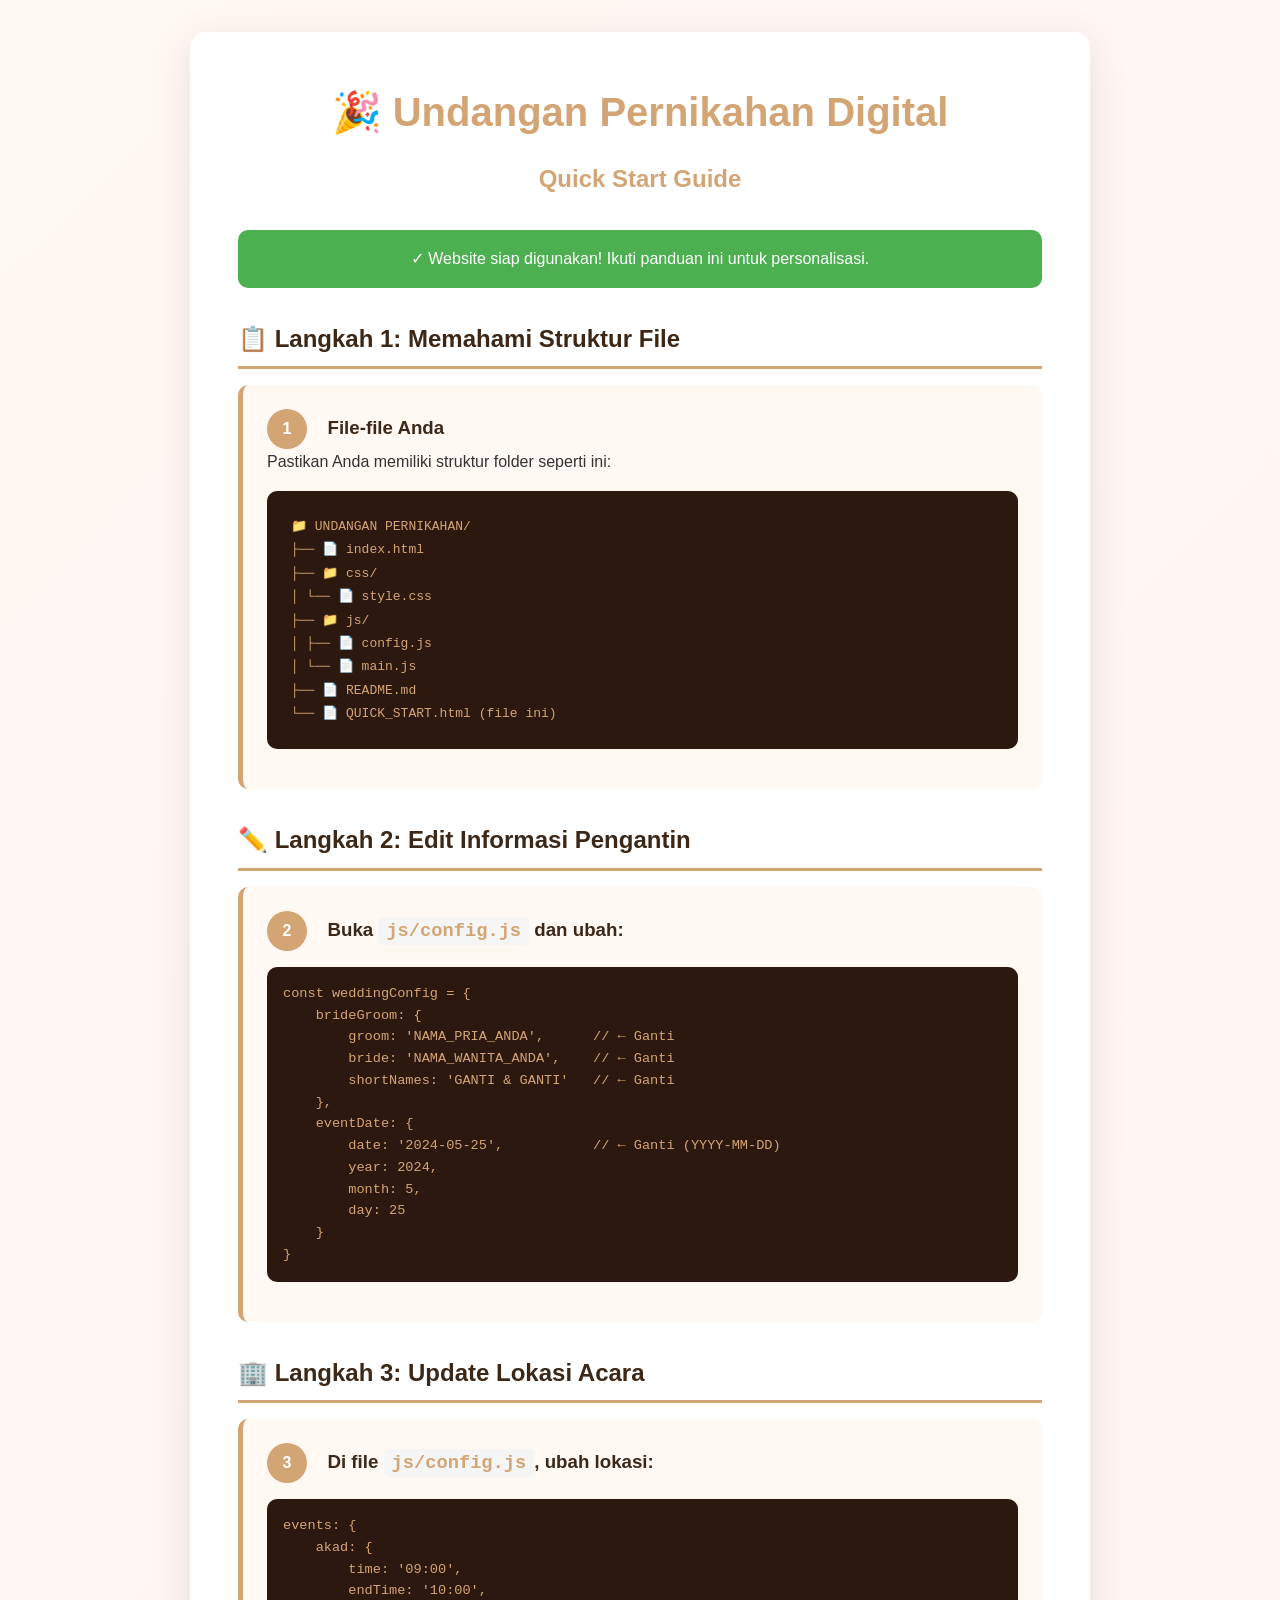
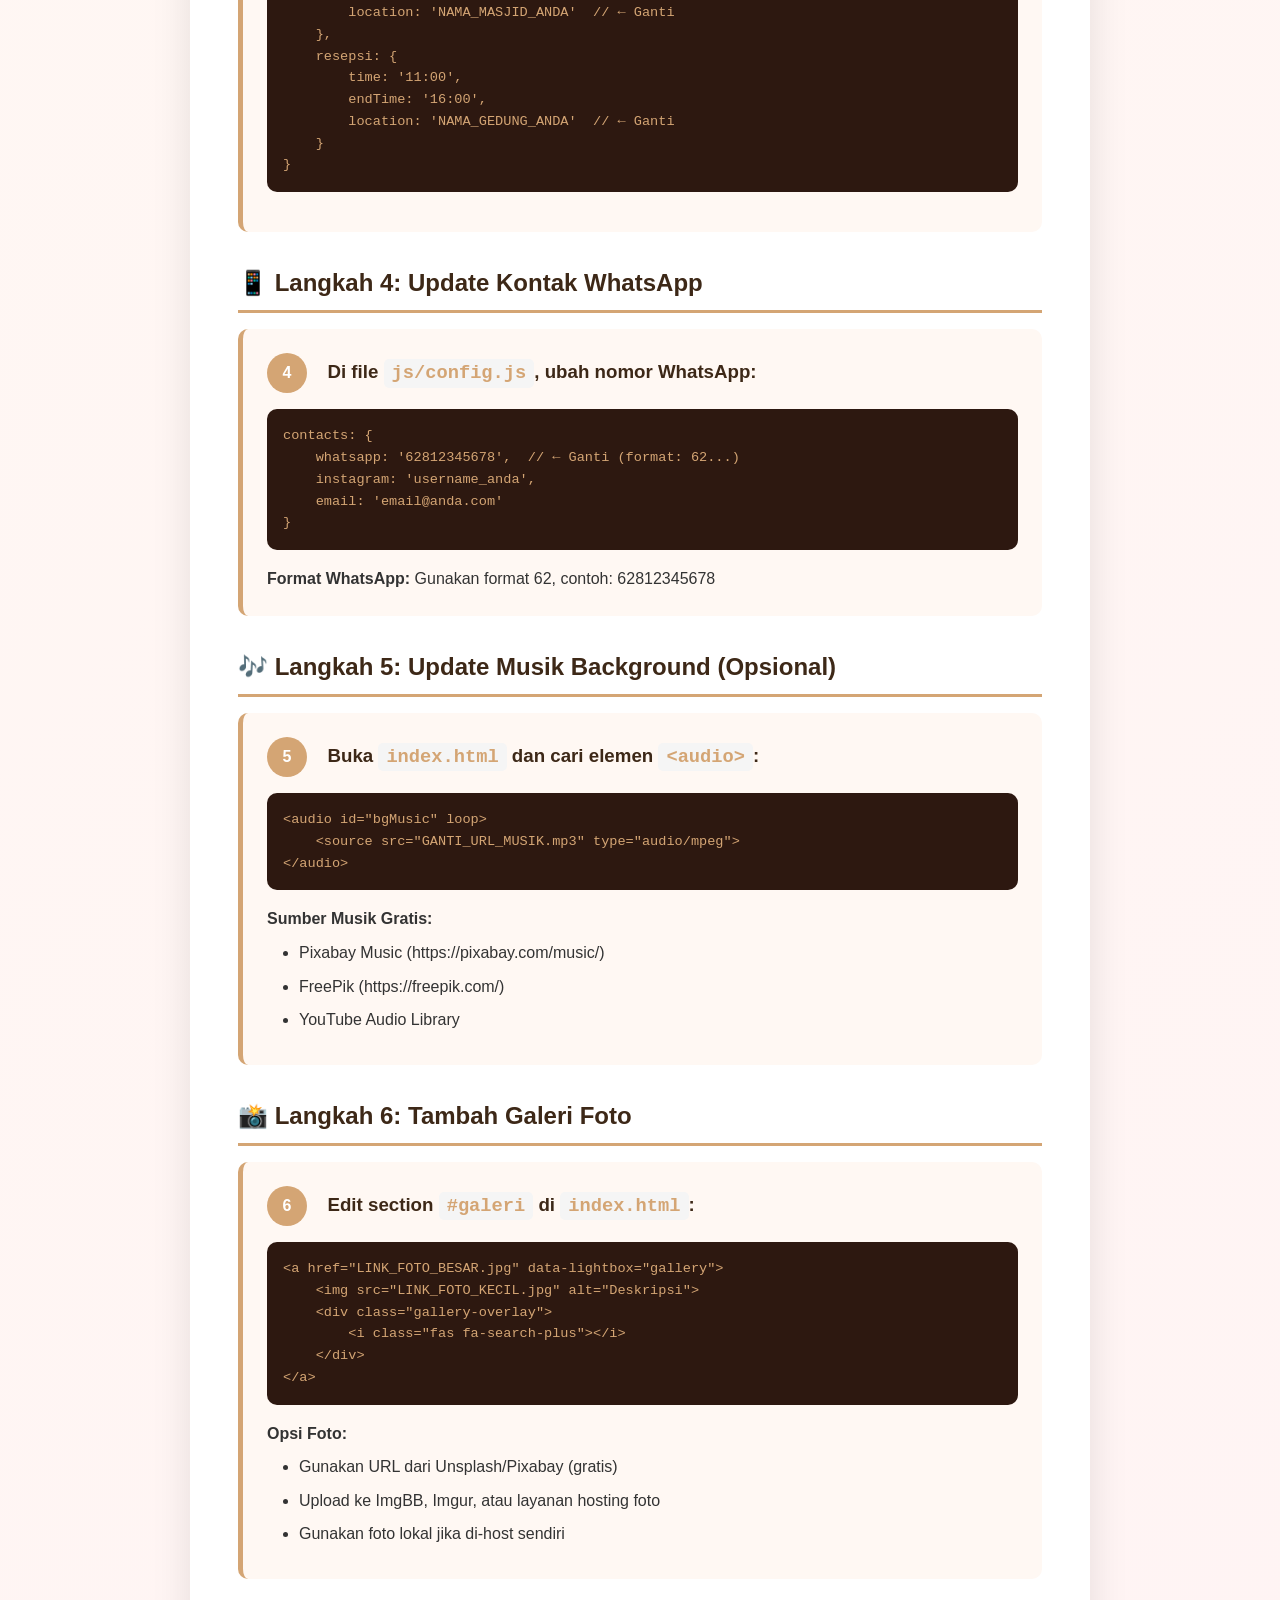
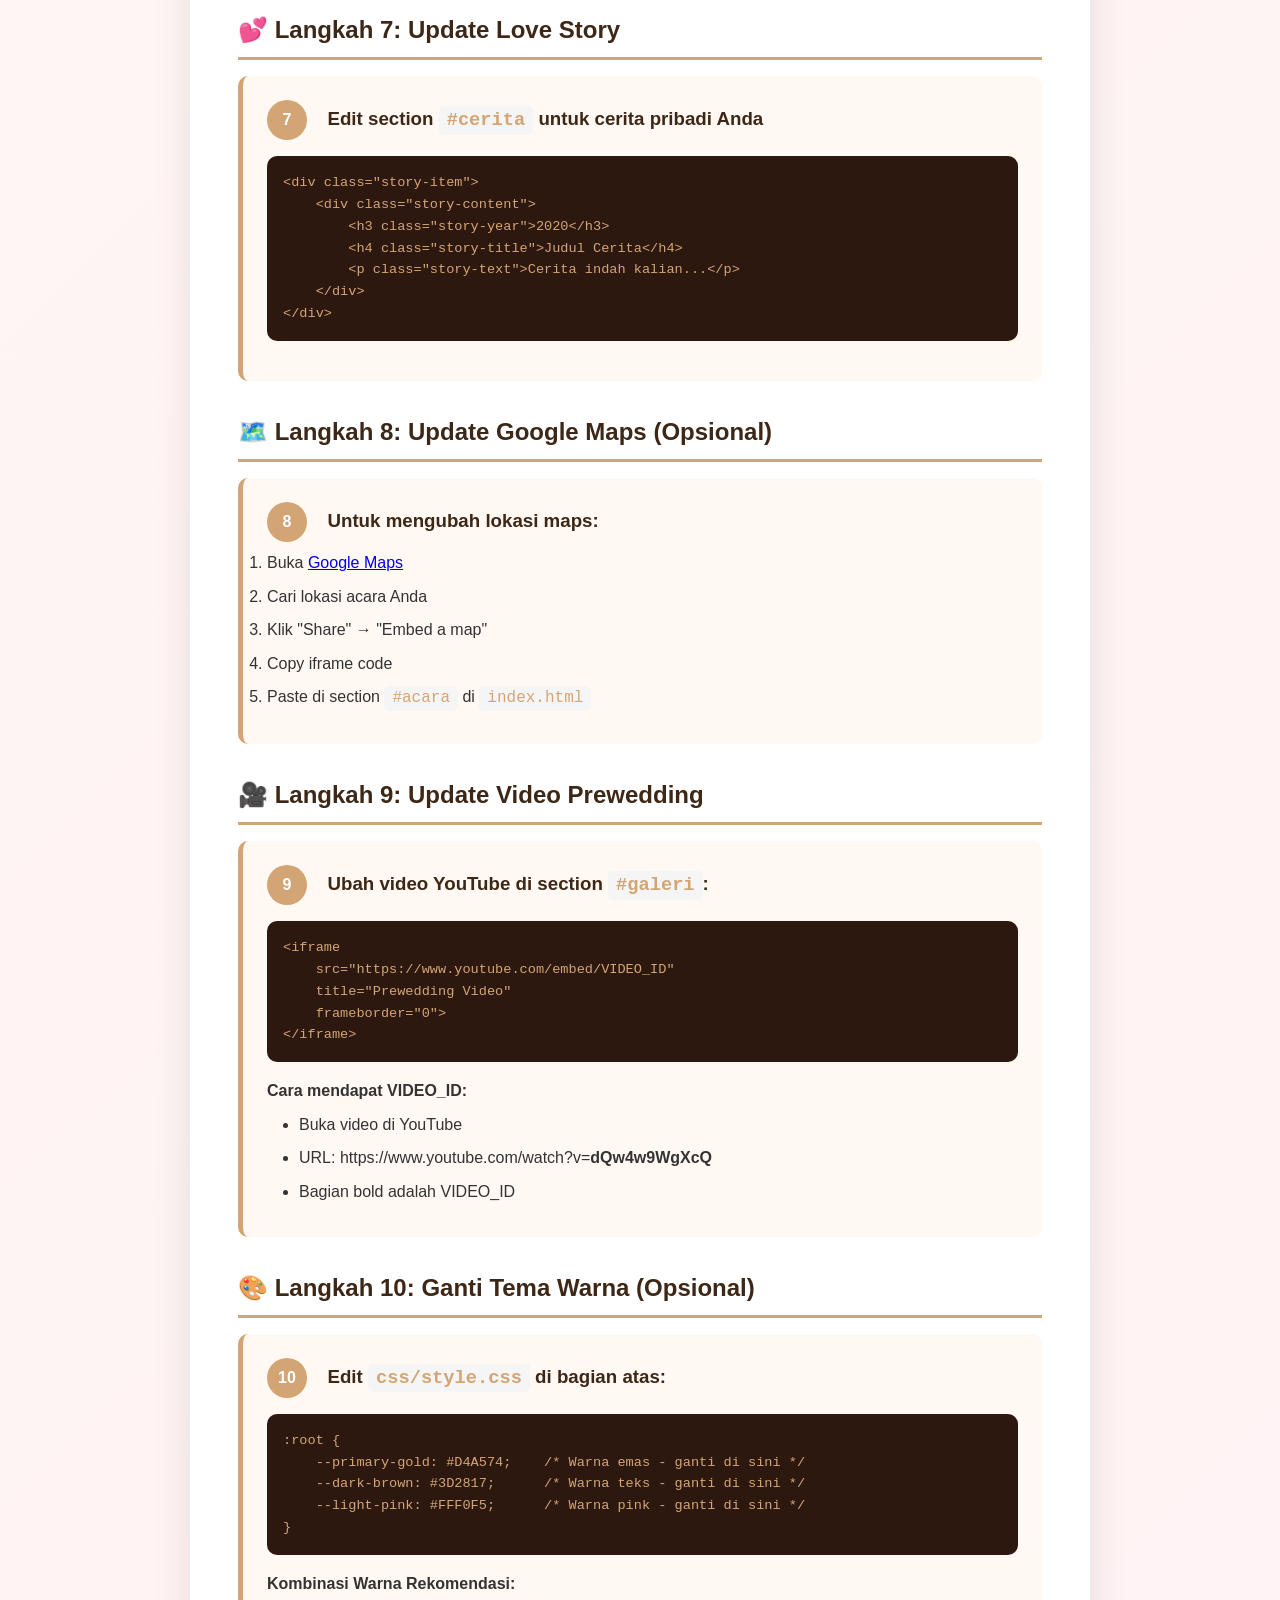
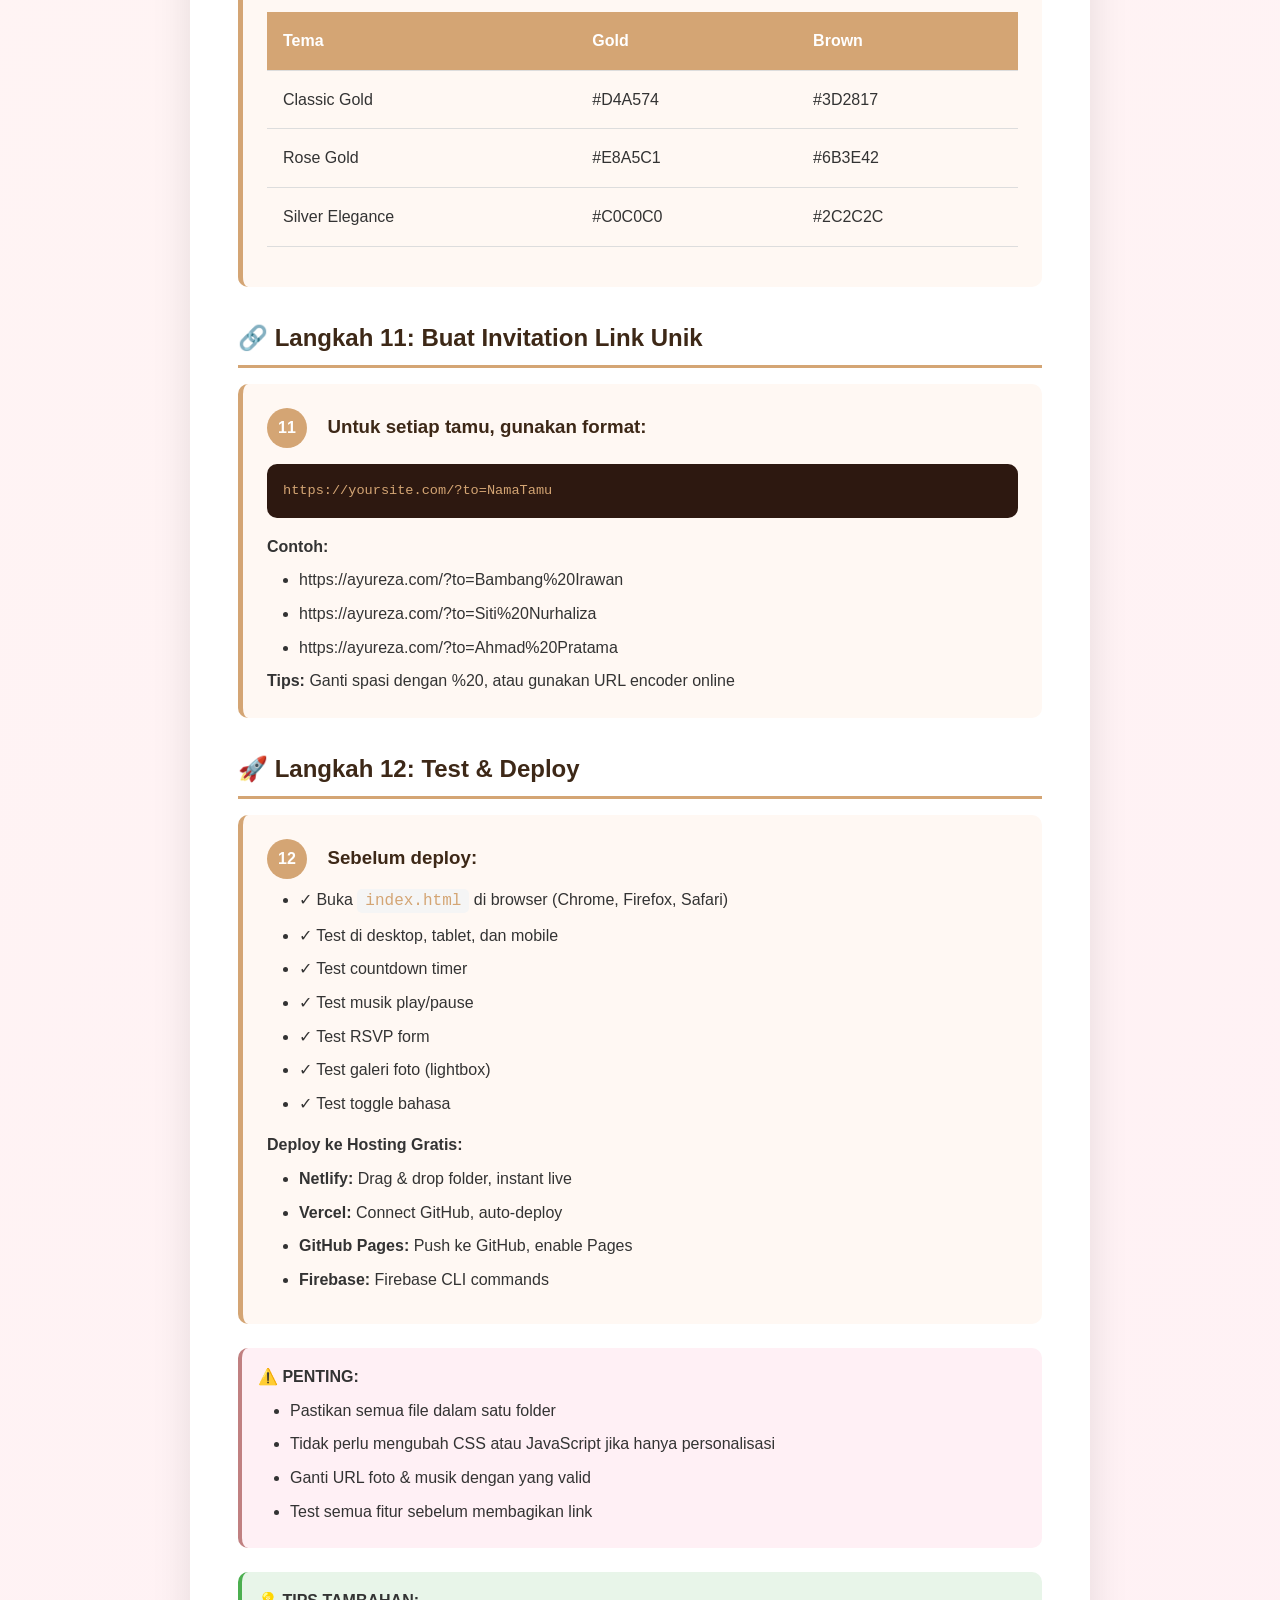
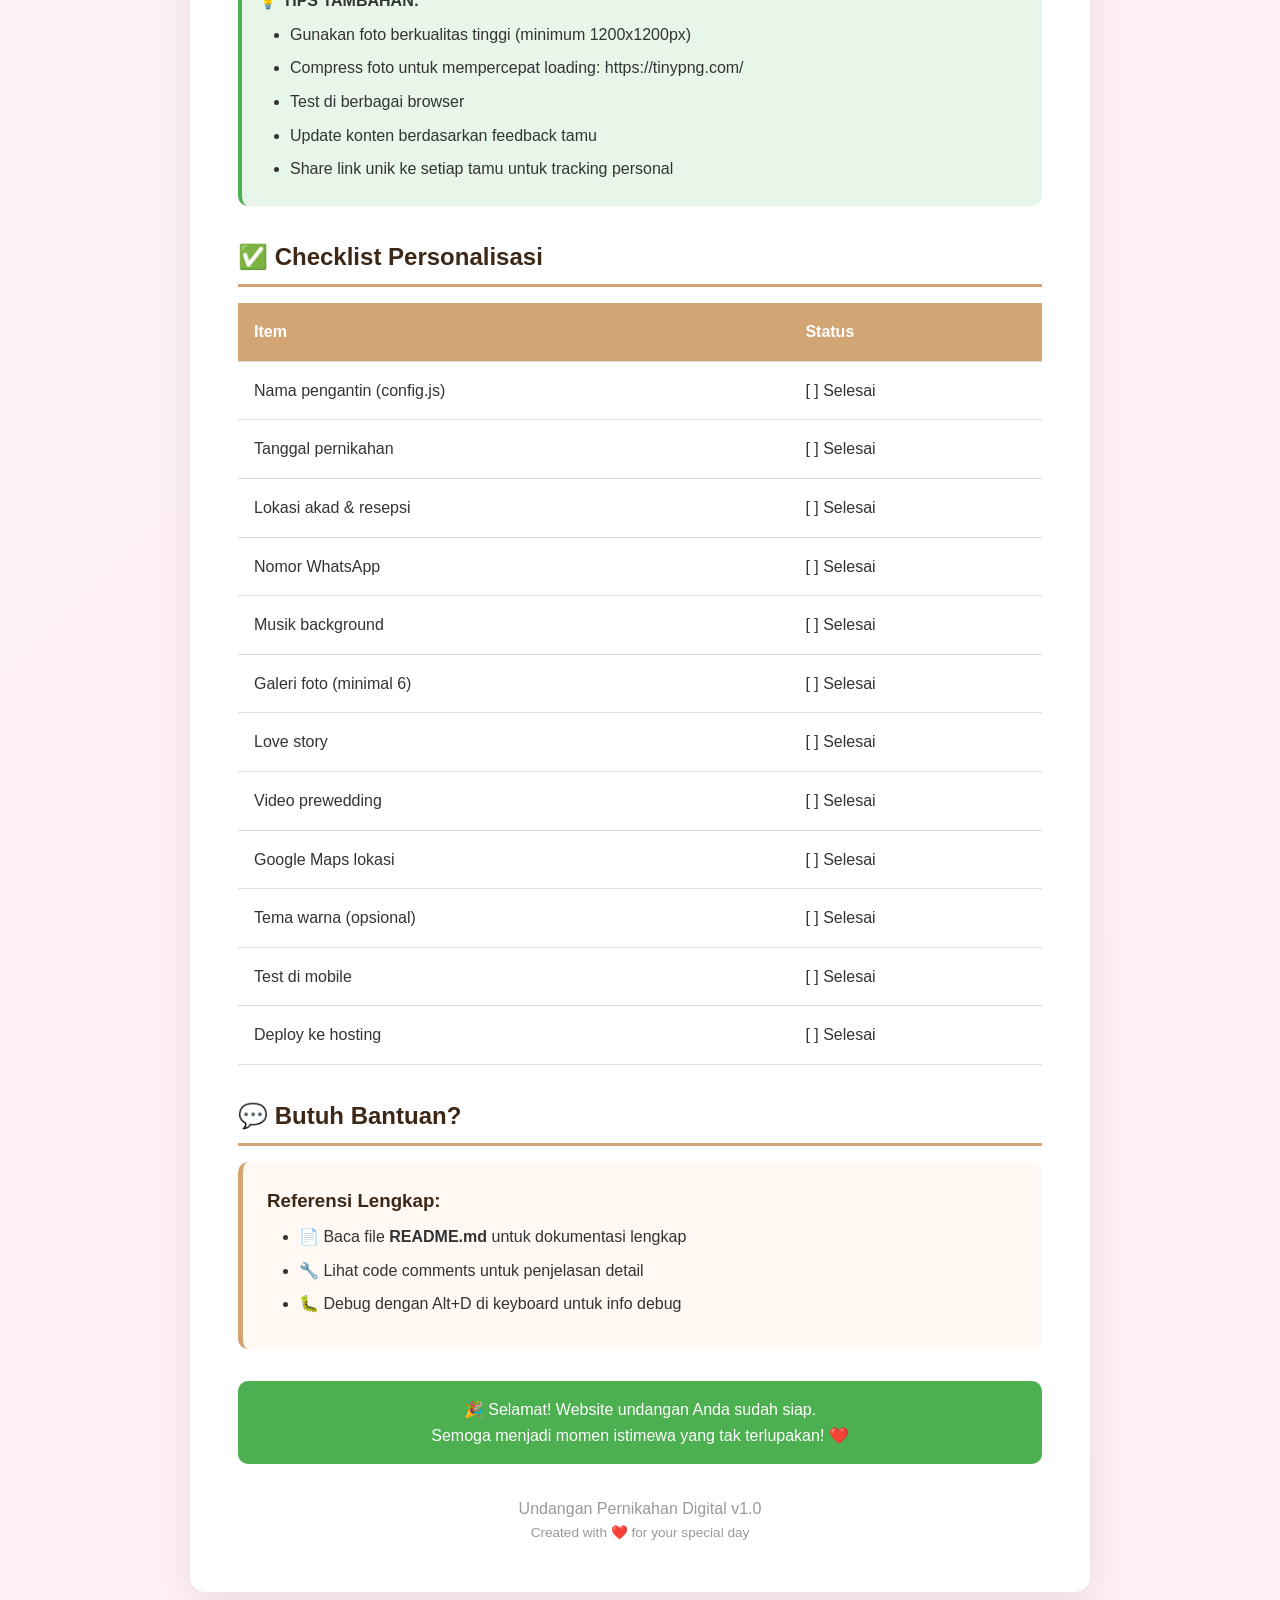
<file: QUICK_START.html>
<!-- 
    🎉 QUICK START GUIDE - Undangan Pernikahan Digital
    Panduan Cepat untuk Memulai
-->

<!DOCTYPE html>
<html lang="id">
<head>
    <meta charset="UTF-8">
    <meta name="viewport" content="width=device-width, initial-scale=1.0">
    <title>Quick Start Guide - Undangan Pernikahan</title>
    <style>
        * {
            margin: 0;
            padding: 0;
            box-sizing: border-box;
        }
        
        body {
            font-family: 'Poppins', Arial, sans-serif;
            line-height: 1.6;
            color: #333;
            background: linear-gradient(135deg, #FFF8F3 0%, #FFF0F5 100%);
            padding: 2rem;
        }
        
        .container {
            max-width: 900px;
            margin: 0 auto;
            background: white;
            border-radius: 15px;
            padding: 3rem;
            box-shadow: 0 10px 40px rgba(0,0,0,0.1);
        }
        
        h1 {
            color: #D4A574;
            text-align: center;
            margin-bottom: 2rem;
            font-size: 2.5rem;
        }
        
        h2 {
            color: #3D2817;
            margin-top: 2rem;
            margin-bottom: 1rem;
            border-bottom: 3px solid #D4A574;
            padding-bottom: 0.5rem;
        }
        
        .step {
            background: #FFF8F3;
            padding: 1.5rem;
            margin: 1rem 0;
            border-radius: 10px;
            border-left: 5px solid #D4A574;
        }
        
        .step-number {
            display: inline-block;
            background: #D4A574;
            color: white;
            width: 40px;
            height: 40px;
            border-radius: 50%;
            text-align: center;
            line-height: 40px;
            font-weight: bold;
            margin-right: 1rem;
        }
        
        .step h3 {
            color: #3D2817;
            display: inline-block;
            margin-top: 0;
        }
        
        code {
            background: #f5f5f5;
            padding: 0.2rem 0.5rem;
            border-radius: 5px;
            font-family: 'Courier New', monospace;
            color: #D4A574;
        }
        
        pre {
            background: #2D1810;
            color: #D4A574;
            padding: 1rem;
            border-radius: 10px;
            overflow-x: auto;
            margin: 1rem 0;
            font-size: 0.85rem;
        }
        
        ul {
            margin-left: 2rem;
            margin-top: 0.5rem;
        }
        
        li {
            margin: 0.5rem 0;
        }
        
        .important {
            background: #FFF0F5;
            padding: 1rem;
            border-radius: 10px;
            border-left: 4px solid #C08081;
            margin: 1.5rem 0;
        }
        
        .tip {
            background: #E8F5E9;
            padding: 1rem;
            border-radius: 10px;
            border-left: 4px solid #4CAF50;
            margin: 1.5rem 0;
        }
        
        .success {
            background: #4CAF50;
            color: white;
            padding: 1rem;
            border-radius: 10px;
            text-align: center;
            margin: 2rem 0;
        }
        
        table {
            width: 100%;
            border-collapse: collapse;
            margin: 1rem 0;
        }
        
        table th, table td {
            padding: 1rem;
            text-align: left;
            border-bottom: 1px solid #ddd;
        }
        
        table th {
            background: #D4A574;
            color: white;
        }
        
        table tr:hover {
            background: #FFF8F3;
        }
        
        .button {
            display: inline-block;
            background: linear-gradient(135deg, #D4A574, #C19A6B);
            color: white;
            padding: 1rem 2rem;
            border-radius: 50px;
            text-decoration: none;
            margin-top: 1rem;
            transition: transform 0.3s;
        }
        
        .button:hover {
            transform: translateY(-3px);
            box-shadow: 0 5px 15px rgba(212, 165, 116, 0.3);
        }
        
        .file-structure {
            background: #2D1810;
            color: #D4A574;
            padding: 1.5rem;
            border-radius: 10px;
            font-family: monospace;
            margin: 1rem 0;
            line-height: 1.8;
        }
    </style>
</head>
<body>
    <div class="container">
        <h1>🎉 Undangan Pernikahan Digital</h1>
        <h1 style="font-size: 1.5rem; margin-top: -1rem;">Quick Start Guide</h1>
        
        <div class="success">
            ✓ Website siap digunakan! Ikuti panduan ini untuk personalisasi.
        </div>

        <!-- Langkah 1 -->
        <h2>📋 Langkah 1: Memahami Struktur File</h2>
        
        <div class="step">
            <span class="step-number">1</span>
            <h3>File-file Anda</h3>
            <p>Pastikan Anda memiliki struktur folder seperti ini:</p>
            <div class="file-structure">
📁 UNDANGAN PERNIKAHAN/<br>
├── 📄 index.html<br>
├── 📁 css/<br>
│   └── 📄 style.css<br>
├── 📁 js/<br>
│   ├── 📄 config.js<br>
│   └── 📄 main.js<br>
├── 📄 README.md<br>
└── 📄 QUICK_START.html (file ini)
            </div>
        </div>

        <!-- Langkah 2 -->
        <h2>✏️ Langkah 2: Edit Informasi Pengantin</h2>
        
        <div class="step">
            <span class="step-number">2</span>
            <h3>Buka <code>js/config.js</code> dan ubah:</h3>
            <pre>const weddingConfig = {
    brideGroom: {
        groom: 'NAMA_PRIA_ANDA',      // ← Ganti
        bride: 'NAMA_WANITA_ANDA',    // ← Ganti
        shortNames: 'GANTI & GANTI'   // ← Ganti
    },
    eventDate: {
        date: '2024-05-25',           // ← Ganti (YYYY-MM-DD)
        year: 2024,
        month: 5,
        day: 25
    }
}</pre>
        </div>

        <!-- Langkah 3 -->
        <h2>🏢 Langkah 3: Update Lokasi Acara</h2>
        
        <div class="step">
            <span class="step-number">3</span>
            <h3>Di file <code>js/config.js</code>, ubah lokasi:</h3>
            <pre>events: {
    akad: {
        time: '09:00',
        endTime: '10:00',
        location: 'NAMA_MASJID_ANDA'  // ← Ganti
    },
    resepsi: {
        time: '11:00',
        endTime: '16:00',
        location: 'NAMA_GEDUNG_ANDA'  // ← Ganti
    }
}</pre>
        </div>

        <!-- Langkah 4 -->
        <h2>📱 Langkah 4: Update Kontak WhatsApp</h2>
        
        <div class="step">
            <span class="step-number">4</span>
            <h3>Di file <code>js/config.js</code>, ubah nomor WhatsApp:</h3>
            <pre>contacts: {
    whatsapp: '62812345678',  // ← Ganti (format: 62...)
    instagram: 'username_anda',
    email: 'email@anda.com'
}</pre>
            <p><strong>Format WhatsApp:</strong> Gunakan format 62, contoh: 62812345678</p>
        </div>

        <!-- Langkah 5 -->
        <h2>🎶 Langkah 5: Update Musik Background (Opsional)</h2>
        
        <div class="step">
            <span class="step-number">5</span>
            <h3>Buka <code>index.html</code> dan cari elemen <code>&lt;audio&gt;</code>:</h3>
            <pre>&lt;audio id="bgMusic" loop&gt;
    &lt;source src="GANTI_URL_MUSIK.mp3" type="audio/mpeg"&gt;
&lt;/audio&gt;</pre>
            <p><strong>Sumber Musik Gratis:</strong></p>
            <ul>
                <li>Pixabay Music (https://pixabay.com/music/)</li>
                <li>FreePik (https://freepik.com/)</li>
                <li>YouTube Audio Library</li>
            </ul>
        </div>

        <!-- Langkah 6 -->
        <h2>📸 Langkah 6: Tambah Galeri Foto</h2>
        
        <div class="step">
            <span class="step-number">6</span>
            <h3>Edit section <code>#galeri</code> di <code>index.html</code>:</h3>
            <pre>&lt;a href="LINK_FOTO_BESAR.jpg" data-lightbox="gallery"&gt;
    &lt;img src="LINK_FOTO_KECIL.jpg" alt="Deskripsi"&gt;
    &lt;div class="gallery-overlay"&gt;
        &lt;i class="fas fa-search-plus"&gt;&lt;/i&gt;
    &lt;/div&gt;
&lt;/a&gt;</pre>
            <p><strong>Opsi Foto:</strong></p>
            <ul>
                <li>Gunakan URL dari Unsplash/Pixabay (gratis)</li>
                <li>Upload ke ImgBB, Imgur, atau layanan hosting foto</li>
                <li>Gunakan foto lokal jika di-host sendiri</li>
            </ul>
        </div>

        <!-- Langkah 7 -->
        <h2>💕 Langkah 7: Update Love Story</h2>
        
        <div class="step">
            <span class="step-number">7</span>
            <h3>Edit section <code>#cerita</code> untuk cerita pribadi Anda</h3>
            <pre>&lt;div class="story-item"&gt;
    &lt;div class="story-content"&gt;
        &lt;h3 class="story-year"&gt;2020&lt;/h3&gt;
        &lt;h4 class="story-title"&gt;Judul Cerita&lt;/h4&gt;
        &lt;p class="story-text"&gt;Cerita indah kalian...&lt;/p&gt;
    &lt;/div&gt;
&lt;/div&gt;</pre>
        </div>

        <!-- Langkah 8 -->
        <h2>🗺️ Langkah 8: Update Google Maps (Opsional)</h2>
        
        <div class="step">
            <span class="step-number">8</span>
            <h3>Untuk mengubah lokasi maps:</h3>
            <ol>
                <li>Buka <a href="https://www.google.com/maps" target="_blank">Google Maps</a></li>
                <li>Cari lokasi acara Anda</li>
                <li>Klik "Share" → "Embed a map"</li>
                <li>Copy iframe code</li>
                <li>Paste di section <code>#acara</code> di <code>index.html</code></li>
            </ol>
        </div>

        <!-- Langkah 9 -->
        <h2>🎥 Langkah 9: Update Video Prewedding</h2>
        
        <div class="step">
            <span class="step-number">9</span>
            <h3>Ubah video YouTube di section <code>#galeri</code>:</h3>
            <pre>&lt;iframe 
    src="https://www.youtube.com/embed/VIDEO_ID"
    title="Prewedding Video" 
    frameborder="0"&gt;
&lt;/iframe&gt;</pre>
            <p><strong>Cara mendapat VIDEO_ID:</strong></p>
            <ul>
                <li>Buka video di YouTube</li>
                <li>URL: https://www.youtube.com/watch?v=<strong>dQw4w9WgXcQ</strong></li>
                <li>Bagian bold adalah VIDEO_ID</li>
            </ul>
        </div>

        <!-- Langkah 10 -->
        <h2>🎨 Langkah 10: Ganti Tema Warna (Opsional)</h2>
        
        <div class="step">
            <span class="step-number">10</span>
            <h3>Edit <code>css/style.css</code> di bagian atas:</h3>
            <pre>:root {
    --primary-gold: #D4A574;    /* Warna emas - ganti di sini */
    --dark-brown: #3D2817;      /* Warna teks - ganti di sini */
    --light-pink: #FFF0F5;      /* Warna pink - ganti di sini */
}</pre>
            <p><strong>Kombinasi Warna Rekomendasi:</strong></p>
            <table>
                <tr>
                    <th>Tema</th>
                    <th>Gold</th>
                    <th>Brown</th>
                </tr>
                <tr>
                    <td>Classic Gold</td>
                    <td>#D4A574</td>
                    <td>#3D2817</td>
                </tr>
                <tr>
                    <td>Rose Gold</td>
                    <td>#E8A5C1</td>
                    <td>#6B3E42</td>
                </tr>
                <tr>
                    <td>Silver Elegance</td>
                    <td>#C0C0C0</td>
                    <td>#2C2C2C</td>
                </tr>
            </table>
        </div>

        <!-- Langkah 11 -->
        <h2>🔗 Langkah 11: Buat Invitation Link Unik</h2>
        
        <div class="step">
            <span class="step-number">11</span>
            <h3>Untuk setiap tamu, gunakan format:</h3>
            <pre>https://yoursite.com/?to=NamaTamu</pre>
            <p><strong>Contoh:</strong></p>
            <ul>
                <li>https://ayureza.com/?to=Bambang%20Irawan</li>
                <li>https://ayureza.com/?to=Siti%20Nurhaliza</li>
                <li>https://ayureza.com/?to=Ahmad%20Pratama</li>
            </ul>
            <p><strong>Tips:</strong> Ganti spasi dengan %20, atau gunakan URL encoder online</p>
        </div>

        <!-- Langkah 12 -->
        <h2>🚀 Langkah 12: Test & Deploy</h2>
        
        <div class="step">
            <span class="step-number">12</span>
            <h3>Sebelum deploy:</h3>
            <ul>
                <li>✓ Buka <code>index.html</code> di browser (Chrome, Firefox, Safari)</li>
                <li>✓ Test di desktop, tablet, dan mobile</li>
                <li>✓ Test countdown timer</li>
                <li>✓ Test musik play/pause</li>
                <li>✓ Test RSVP form</li>
                <li>✓ Test galeri foto (lightbox)</li>
                <li>✓ Test toggle bahasa</li>
            </ul>
            
            <h4 style="margin-top: 1rem;">Deploy ke Hosting Gratis:</h4>
            <ul>
                <li><strong>Netlify:</strong> Drag & drop folder, instant live</li>
                <li><strong>Vercel:</strong> Connect GitHub, auto-deploy</li>
                <li><strong>GitHub Pages:</strong> Push ke GitHub, enable Pages</li>
                <li><strong>Firebase:</strong> Firebase CLI commands</li>
            </ul>
        </div>

        <!-- Important Info -->
        <div class="important">
            <strong>⚠️ PENTING:</strong>
            <ul>
                <li>Pastikan semua file dalam satu folder</li>
                <li>Tidak perlu mengubah CSS atau JavaScript jika hanya personalisasi</li>
                <li>Ganti URL foto & musik dengan yang valid</li>
                <li>Test semua fitur sebelum membagikan link</li>
            </ul>
        </div>

        <!-- Tips -->
        <div class="tip">
            <strong>💡 TIPS TAMBAHAN:</strong>
            <ul>
                <li>Gunakan foto berkualitas tinggi (minimum 1200x1200px)</li>
                <li>Compress foto untuk mempercepat loading: https://tinypng.com/</li>
                <li>Test di berbagai browser</li>
                <li>Update konten berdasarkan feedback tamu</li>
                <li>Share link unik ke setiap tamu untuk tracking personal</li>
            </ul>
        </div>

        <!-- Checklists -->
        <h2>✅ Checklist Personalisasi</h2>
        
        <table>
            <tr>
                <th>Item</th>
                <th>Status</th>
            </tr>
            <tr>
                <td>Nama pengantin (config.js)</td>
                <td>[ ] Selesai</td>
            </tr>
            <tr>
                <td>Tanggal pernikahan</td>
                <td>[ ] Selesai</td>
            </tr>
            <tr>
                <td>Lokasi akad & resepsi</td>
                <td>[ ] Selesai</td>
            </tr>
            <tr>
                <td>Nomor WhatsApp</td>
                <td>[ ] Selesai</td>
            </tr>
            <tr>
                <td>Musik background</td>
                <td>[ ] Selesai</td>
            </tr>
            <tr>
                <td>Galeri foto (minimal 6)</td>
                <td>[ ] Selesai</td>
            </tr>
            <tr>
                <td>Love story</td>
                <td>[ ] Selesai</td>
            </tr>
            <tr>
                <td>Video prewedding</td>
                <td>[ ] Selesai</td>
            </tr>
            <tr>
                <td>Google Maps lokasi</td>
                <td>[ ] Selesai</td>
            </tr>
            <tr>
                <td>Tema warna (opsional)</td>
                <td>[ ] Selesai</td>
            </tr>
            <tr>
                <td>Test di mobile</td>
                <td>[ ] Selesai</td>
            </tr>
            <tr>
                <td>Deploy ke hosting</td>
                <td>[ ] Selesai</td>
            </tr>
        </table>

        <!-- Contact -->
        <h2>💬 Butuh Bantuan?</h2>
        
        <div class="step">
            <h3>Referensi Lengkap:</h3>
            <ul>
                <li>📄 Baca file <strong>README.md</strong> untuk dokumentasi lengkap</li>
                <li>🔧 Lihat code comments untuk penjelasan detail</li>
                <li>🐛 Debug dengan Alt+D di keyboard untuk info debug</li>
            </ul>
        </div>

        <div class="success">
            🎉 Selamat! Website undangan Anda sudah siap.<br>
            Semoga menjadi momen istimewa yang tak terlupakan! ❤️
        </div>

        <div style="text-align: center; margin-top: 2rem; color: #999;">
            <p>Undangan Pernikahan Digital v1.0</p>
            <p style="font-size: 0.85rem;">Created with ❤️ for your special day</p>
        </div>
    </div>
</body>
</html>
</file>
